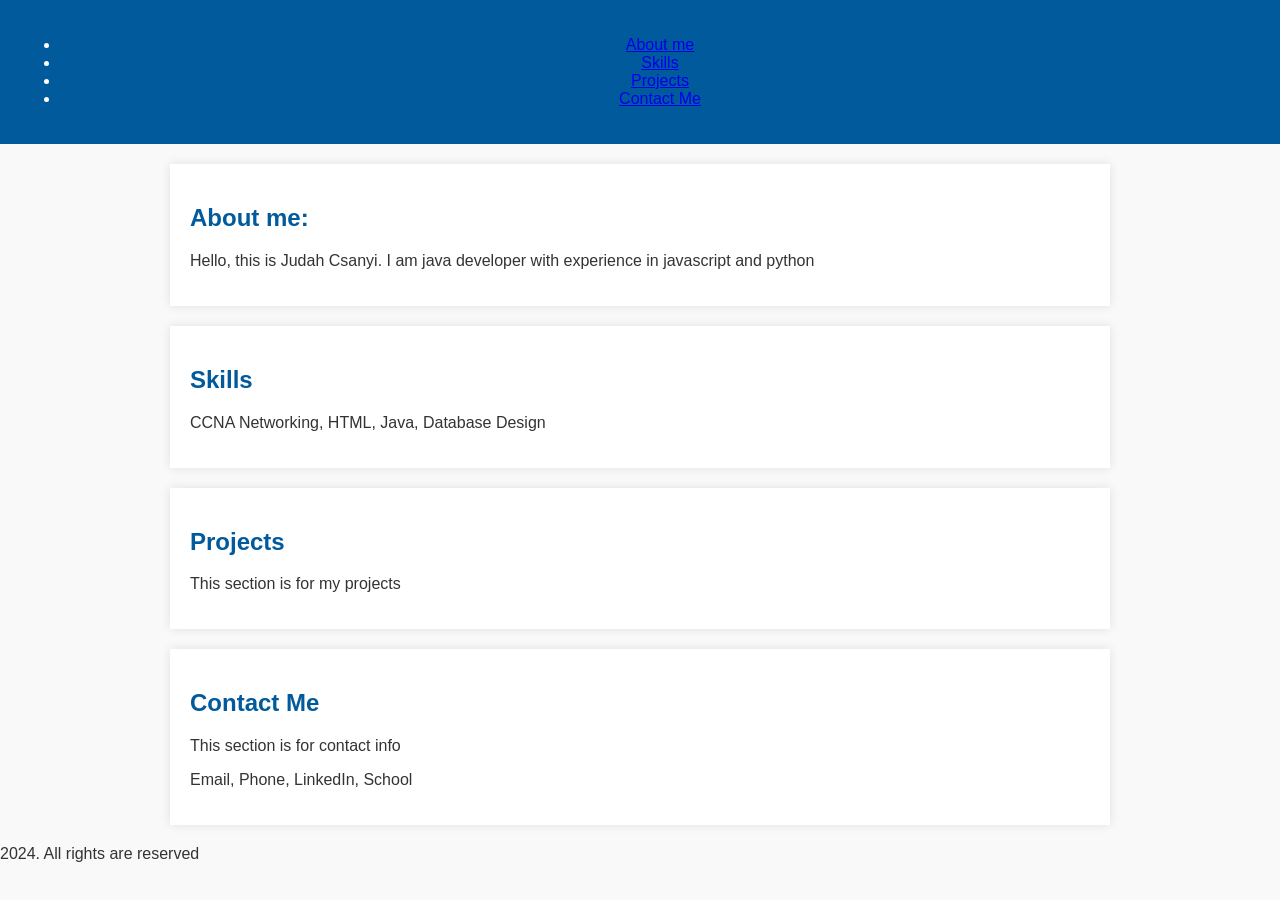
<file: Index.html>
<!DOCTYPE html>
<html lang="en">
<head>
    <title>Portfolio - Judah Csanyi</title>
    <meta charset="UTF-8">
    <meta name="viewport" content="width=device-width, initial-scale=1.0">
    <link rel="stylesheet" href="style.css">
</head>
<body>
    <main>
        <header>
            <ul class="pseudo-classes">
                <li><a href="#aboutMe">About me</a></li>
                <li><a href="#skills">Skills</a></li>
                <li><a href="#projects">Projects</a></li>
                <li><a href="#contactMe">Contact Me</a></li>
            </ul>
        </header>


        <section id="aboutMe">
            <h2>About me:</h2>
            <p>Hello, this is Judah Csanyi. I am  java developer with experience in javascript and python</p>
        
        </section>
        

        <section id="skills">
            <h2>Skills</h2>
            <p>CCNA Networking, HTML, Java, Database Design</p>
        </section>


        <section id="projects">
            <h2>Projects</h2>
            <p>This section is for my projects</p>
        </section>


        <section id="contactMe">
            <h2>Contact Me</h2>
            <p>This section is for contact info</p>
            <p>Email, Phone, LinkedIn, School</p>
        </section>

        <footer>
            <p>2024. All rights are reserved</p>
        </footer>
    </main>
</body>
</html>
</file>
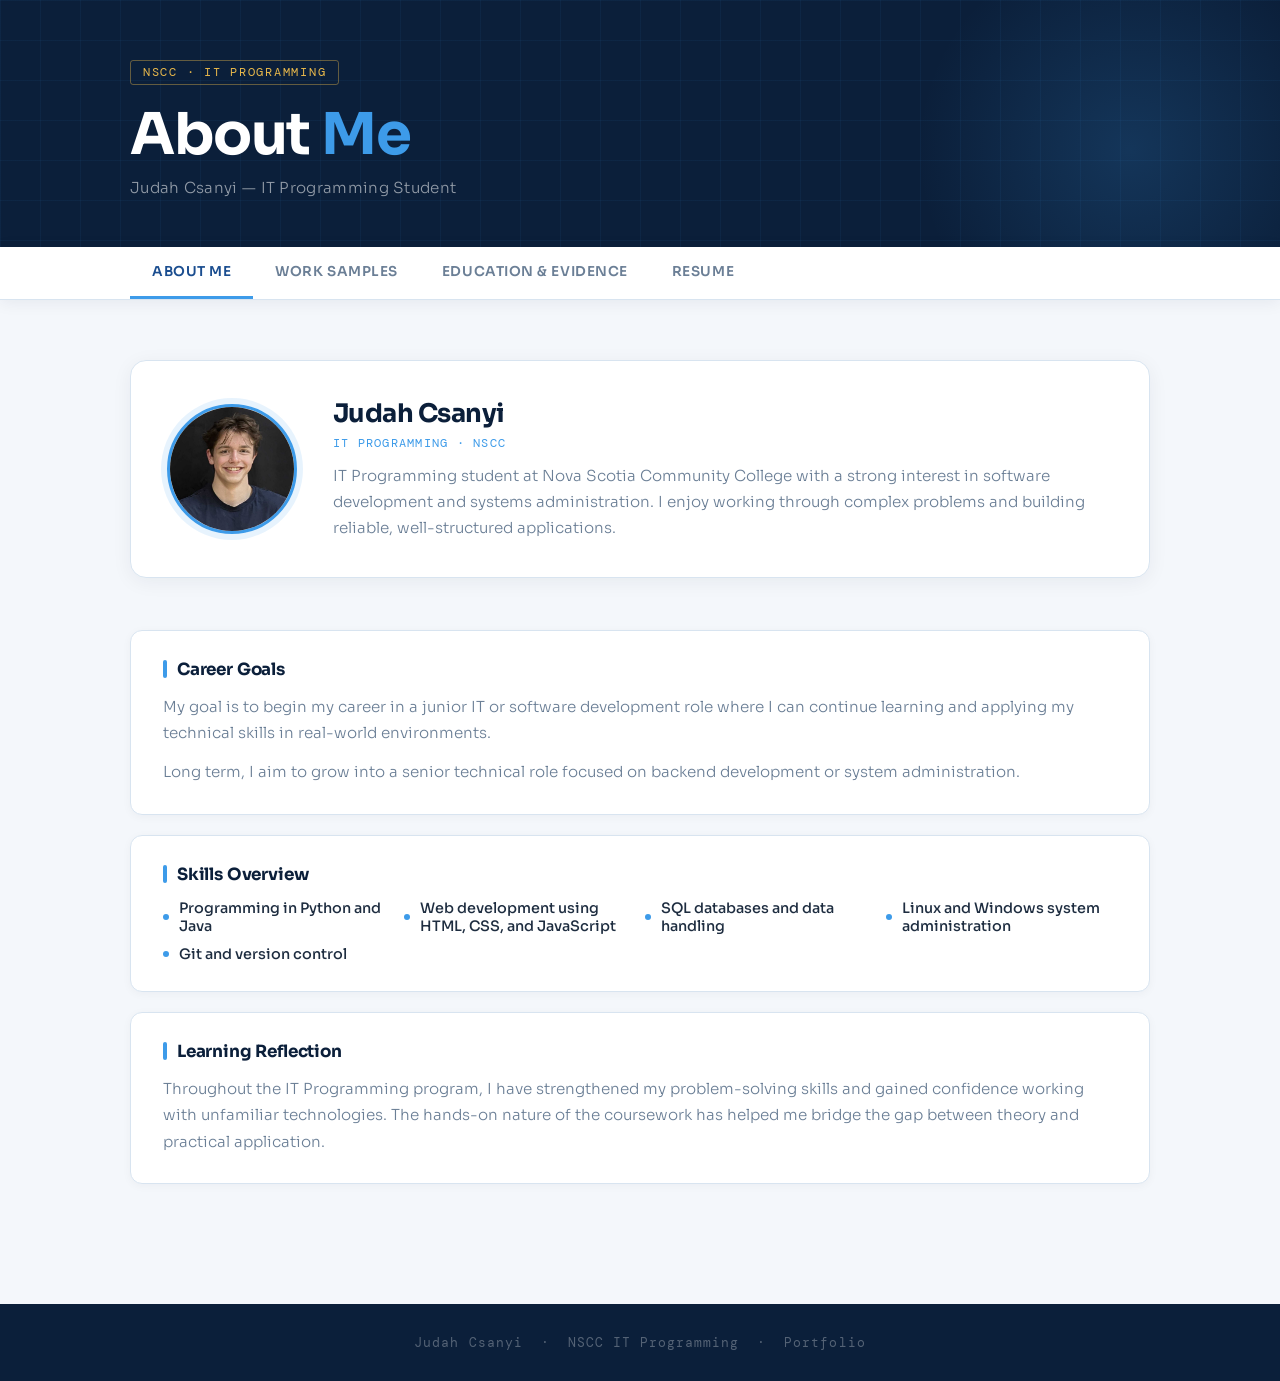
<file: index.html>
<!DOCTYPE html>
<html lang="en">
<head>
  <meta charset="UTF-8" />
  <title>About Me | Judah Csanyi</title>
  <link rel="stylesheet" href="Styles/shared.css" />
  <link rel="stylesheet" href="Styles/index.css" />
</head>
<body>

<header>
  <div class="header-grid"></div>
  <div class="header-glow"></div>
  <div class="header-inner">
    <div class="header-tag">NSCC · IT Programming</div>
    <h1>About <span>Me</span></h1>
    <p>Judah Csanyi — IT Programming Student</p>
  </div>
</header>

<nav>
  <div class="nav-inner">
    <a href="index.html" class="active">About Me</a>
    <a href="Pages/samples.html">Work Samples</a>
    <a href="Pages/education.html">Education &amp; Evidence</a>
    <a href="Pages/resume.html">Resume</a>
  </div>
</nav>

<main>

  <div class="about-header anim">
    <img src="Images/JudahProfilePicture.jpg" alt="Judah Csanyi" class="profile-pic" />
    <div>
      <div class="name">Judah Csanyi</div>
      <div class="role">IT Programming · NSCC</div>
      <p class="bio">
        IT Programming student at Nova Scotia Community College with a strong
        interest in software development and systems administration. I enjoy working
        through complex problems and building reliable, well-structured applications.
      </p>
    </div>
  </div>

  <div class="content-block anim-1">
    <h2>Career Goals</h2>
    <p>
      My goal is to begin my career in a junior IT or software development role where
      I can continue learning and applying my technical skills in real-world
      environments.
    </p>
    <p>
      Long term, I aim to grow into a senior technical role focused on backend
      development or system administration.
    </p>
  </div>

  <div class="content-block anim-2">
    <h2>Skills Overview</h2>
    <ul class="skills-list">
      <li>Programming in Python and Java</li>
      <li>Web development using HTML, CSS, and JavaScript</li>
      <li>SQL databases and data handling</li>
      <li>Linux and Windows system administration</li>
      <li>Git and version control</li>
    </ul>
  </div>

  <div class="content-block anim-3">
    <h2>Learning Reflection</h2>
    <p>
      Throughout the IT Programming program, I have strengthened my problem-solving
      skills and gained confidence working with unfamiliar technologies. The hands-on
      nature of the coursework has helped me bridge the gap between theory and
      practical application.
    </p>
  </div>

</main>

<footer>
  Judah Csanyi &nbsp;·&nbsp; NSCC IT Programming &nbsp;·&nbsp; Portfolio
</footer>

</body>
</html>
</file>
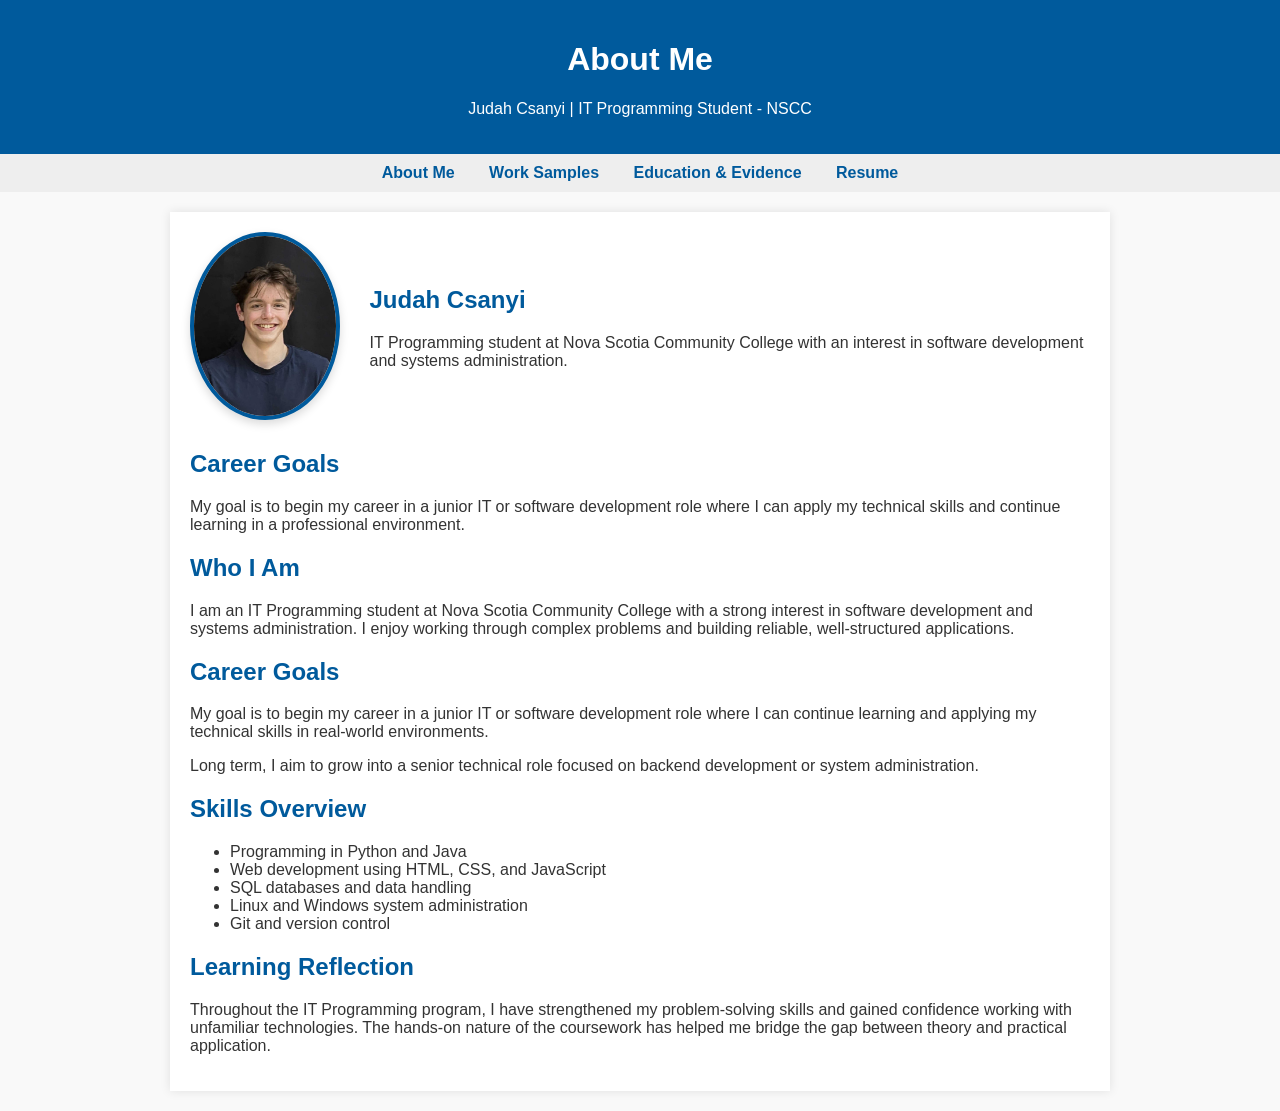
<file: about.html>
<!DOCTYPE html>
<html lang="en">
<head>
  <meta charset="UTF-8">
  <title>About Me | Judah Csanyi</title>
  <link rel="stylesheet" href="style.css">
</head>
<body>

<header>
  <h1>About Me</h1>
  <p>Judah Csanyi | IT Programming Student - NSCC</p>
</header>

<nav>
  <a href="about.html">About Me</a>
  <a href="samples.html">Work Samples</a>
  <a href="education.html">Education & Evidence</a>
  <a href="resume.html">Resume</a>
</nav>

<main> 
  <section>

    <div class="about-header">
        <img
        src="Images/JudahProfilePicture.jpg"
        alt="Professional headshot placeholder"
        class="profile-pic"
        >

        <div>
        <h2>Judah Csanyi</h2>
        <p>
            IT Programming student at Nova Scotia Community College with an interest
            in software development and systems administration.
        </p>
        </div>
    </div>

    <h2>Career Goals</h2>
    <p>
        My goal is to begin my career in a junior IT or software development role
        where I can apply my technical skills and continue learning in a professional
        environment.
    </p>

    <h2>Who I Am</h2>
    <p>
      I am an IT Programming student at Nova Scotia Community College with a strong
      interest in software development and systems administration. I enjoy working
      through complex problems and building reliable, well-structured applications.
    </p>

    <h2>Career Goals</h2>
    <p>
      My goal is to begin my career in a junior IT or software development role where
      I can continue learning and applying my technical skills in real-world
      environments.
    </p>
    <p>
      Long term, I aim to grow into a senior technical role focused on backend
      development or system administration.
    </p>

    <h2>Skills Overview</h2>
    <ul>
      <li>Programming in Python and Java</li>
      <li>Web development using HTML, CSS, and JavaScript</li>
      <li>SQL databases and data handling</li>
      <li>Linux and Windows system administration</li>
      <li>Git and version control</li>
    </ul>

    <h2>Learning Reflection</h2>
    <p>
      Throughout the IT Programming program, I have strengthened my problem-solving
      skills and gained confidence working with unfamiliar technologies. The hands-on
      nature of the coursework has helped me bridge the gap between theory and
      practical application.
    </p>

  </section>
</main>

</body>
</html>
</file>
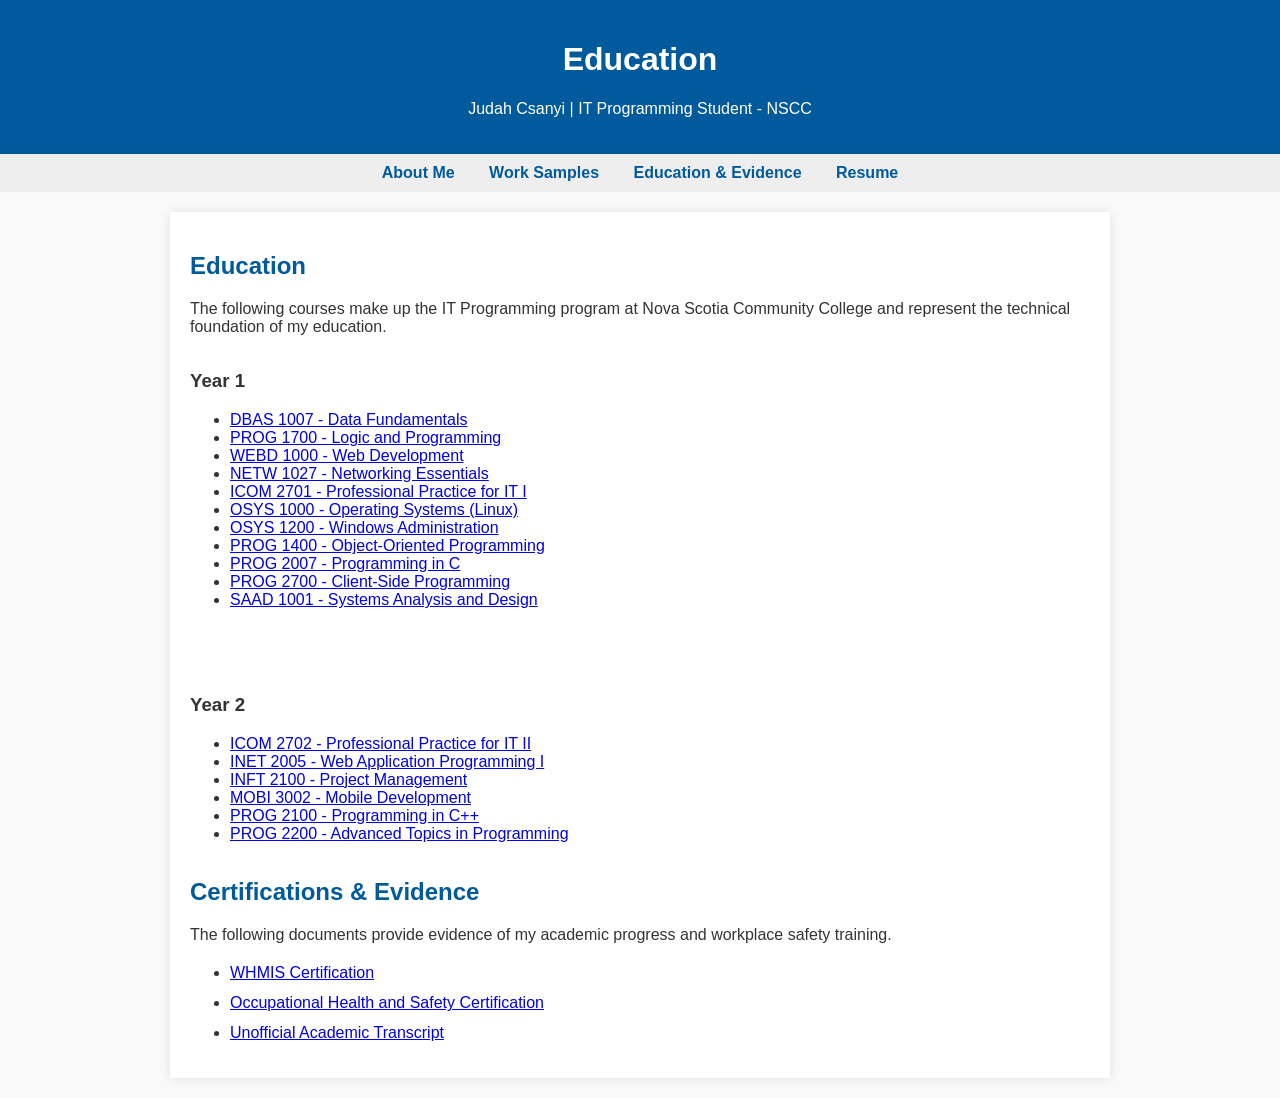
<file: education.html>
<!DOCTYPE html>
<!DOCTYPE html>
<html lang="en">
<head>
  <meta charset="UTF-8">
  <title>Education & Evidence | Judah Csanyi</title>
  <link rel="stylesheet" href="style.css">
</head>
<body>

<header>
  <h1>Education</h1>
  <p>Judah Csanyi | IT Programming Student - NSCC</p>
</header>

<nav>
  <a href="index.html">About Me</a>
  <a href="samples.html">Work Samples</a>
  <a href="education.html">Education & Evidence</a>
  <a href="resume.html">Resume</a>
</nav>

<main>
  <section>

    <!-- EDUCATION -->
    <h2>Education</h2>
    <p>
      The following courses make up the IT Programming program at Nova Scotia
      Community College and represent the technical foundation of my education.
    </p>

      <div class="course-grid">

    <div>
      <h3>Year 1</h3>
      <ul>
        <li><a href="Documents/Year 1/CO DBAS 1007 Data Fundamentals.pdf">DBAS 1007 - Data Fundamentals</a></li>
        <li><a href="Documents/Year 1/CO PROG 1700 Logic and Programming.pdf">PROG 1700 - Logic and Programming</a></li>
        <li><a href="Documents/Year 1/CO- WEBD1000.pdf">WEBD 1000 - Web Development</a></li>
        <li><a href="Documents/Year 1/Course Outline NETW1027.pdf">NETW 1027 - Networking Essentials</a></li>
        <li><a href="Documents/Year 1/ICOM Course outline.pdf">ICOM 2701 - Professional Practice for IT I</a></li>
        <li><a href="Documents/Year 1/OSYS 1000- Course Outline.pdf">OSYS 1000 - Operating Systems (Linux)</a></li>
        <li><a href="Documents/Year 1/OSYS_1200_Introduction to Windows Administration Outline.pdf">OSYS 1200 - Windows Administration</a></li>
        <li><a href="Documents/Year 1/PROG 1400 - Course Outline.pdf">PROG 1400 - Object-Oriented Programming</a></li>
        <li><a href="Documents/Year 1/PROG 2007 - Course Outline.pdf">PROG 2007 - Programming in C</a></li>
        <li><a href="Documents/Year 1/PROG 2700- Course Outline.pdf">PROG 2700 - Client-Side Programming</a></li>
        <li><a href="Documents/Year 1/SAAD 1001.pdf">SAAD 1001 - Systems Analysis and Design</a></li>
      </ul>
    </div>

    <div>
      <h3>Year 2</h3>
      <ul>
        <li><a href="Documents/Year 2/ICOM 2702 - Course Outline.pdf">ICOM 2702 - Professional Practice for IT II</a></li>
        <li><a href="Documents/Year 2/INET 2005 - Course Outline.pdf">INET 2005 - Web Application Programming I</a></li>
        <li><a href="Documents/Year 2/INFT 2100 - Course Outline.pdf">INFT 2100 - Project Management</a></li>
        <li><a href="Documents/Year 2/MOBI 3002 - Course Outline.html">MOBI 3002 - Mobile Development</a></li>
        <li><a href="Documents/Year 2/PROG 2100 - Course Outline.pdf">PROG 2100 - Programming in C++</a></li>
        <li><a href="Documents/Year 2/PROG 2200 - Course Outline.pdf">PROG 2200 - Advanced Topics in Programming</a></li>
      </ul>
    </div>

  </div>

    <!-- EVIDENCE -->
    <h2>Certifications & Evidence</h2>
    <p>
      The following documents provide evidence of my academic progress and
      workplace safety training.
    </p>

    <ul class="evidence-list">
      <li>
        <a href="Documents/WHMIS_Certificate_Internal.pdf">
          WHMIS Certification
        </a>
      </li>
      <li>
        <a href="Documents/OHS_Certificate_Internal.pdf">
          Occupational Health and Safety Certification
        </a>
      </li>
      <li>
        <a href="Documents/Judah_Csanyi_Unofficial_Transcript.pdf">
          Unofficial Academic Transcript
        </a>
      </li>
    </ul>

  </section>
</main>

</body>
</html>
</file>
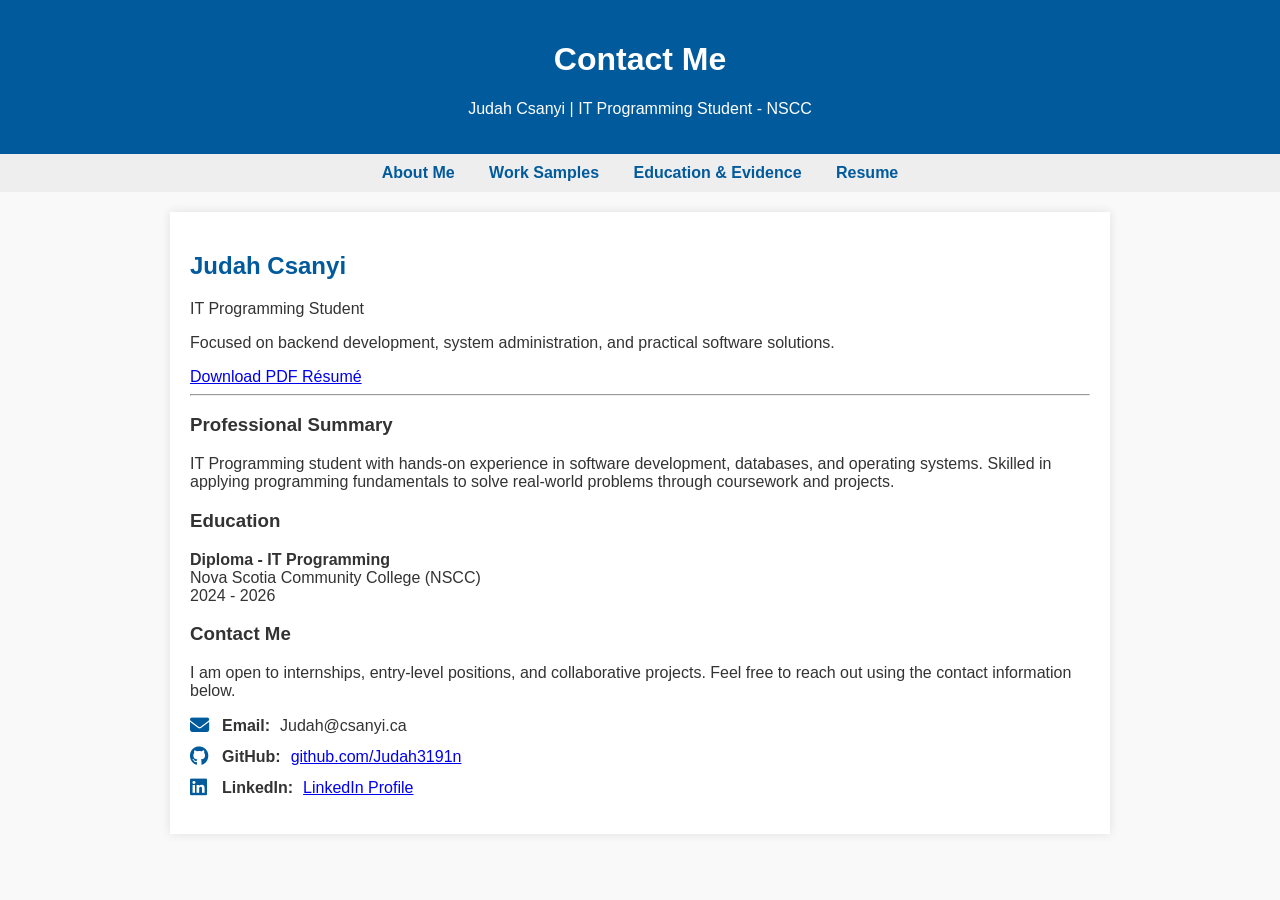
<file: resume.html>
<!DOCTYPE html>
<html lang="en">
<head>
  <meta charset="UTF-8">
  <title>Contact Me | Judah Csanyi</title>

  <link rel="stylesheet" href="style.css">

  <link
    rel="stylesheet"
    href="https://cdnjs.cloudflare.com/ajax/libs/font-awesome/6.5.1/css/all.min.css"
    integrity="sha512-DTOQO9RWCH3ppGqcWaEA1BIZOC6xxalwEsw9c2QQeAIftl+Vegovlnee1c9QX4TctnWMn13TZye+giMm8e2LwA=="
    crossorigin="anonymous"
    referrerpolicy="no-referrer"
  />
</head>

<body>

<header>
  <h1>Contact Me</h1>
  <p>Judah Csanyi | IT Programming Student - NSCC</p>
</header>

<nav>
  <a href="about.html">About Me</a>
  <a href="samples.html">Work Samples</a>
  <a href="education.html">Education & Evidence</a>
  <a href="resume.html">Resume</a>
</nav>


<main>
  <section class="resume-card">

    <div class="resume-header">
      <h2>Judah Csanyi</h2>
      <p>IT Programming Student</p>
      <p>
        Focused on backend development, system administration,
        and practical software solutions.
      </p>
    </div>

    <div class="resume-actions">
      <a class="btn" href="Documents/Csanyi_Judah_Resume_2025.pdf" target="_blank">
        Download PDF Résumé
      </a>
    </div>

    <hr>

    <div class="resume-section">
      <h3>Professional Summary</h3>
      <p>
        IT Programming student with hands-on experience in software development,
        databases, and operating systems. Skilled in applying programming
        fundamentals to solve real-world problems through coursework and projects.
      </p>
    </div>

    <div class="resume-section">
      <h3>Education</h3>
      <p>
        <strong>Diploma - IT Programming</strong><br>
        Nova Scotia Community College (NSCC)<br>
        2024 - 2026
      </p>
    </div>

    <div class="resume-section">
      <h3>Contact Me</h3>
      <p>
        I am open to internships, entry-level positions, and collaborative projects.
        Feel free to reach out using the contact information below.
      </p>

      <ul class="contact-list">
        <li>
          <i class="fa-solid fa-envelope"></i>
          <strong>Email:</strong>
          Judah@csanyi.ca
        </li>

        <li>
          <i class="fa-brands fa-github"></i>
          <strong>GitHub:</strong>
          <a href="https://github.com/Judah3191n" target="_blank">
            github.com/Judah3191n
          </a>
        </li>

        <li>
          <i class="fa-brands fa-linkedin"></i>
          <strong>LinkedIn:</strong>
          <a href="https://www.linkedin.com/in/judah-csanyi-a01406355" target="_blank">LinkedIn Profile</a>
        </li>
      </ul>
    </div>

  </section>
</main>
</body>
</html>
</file>
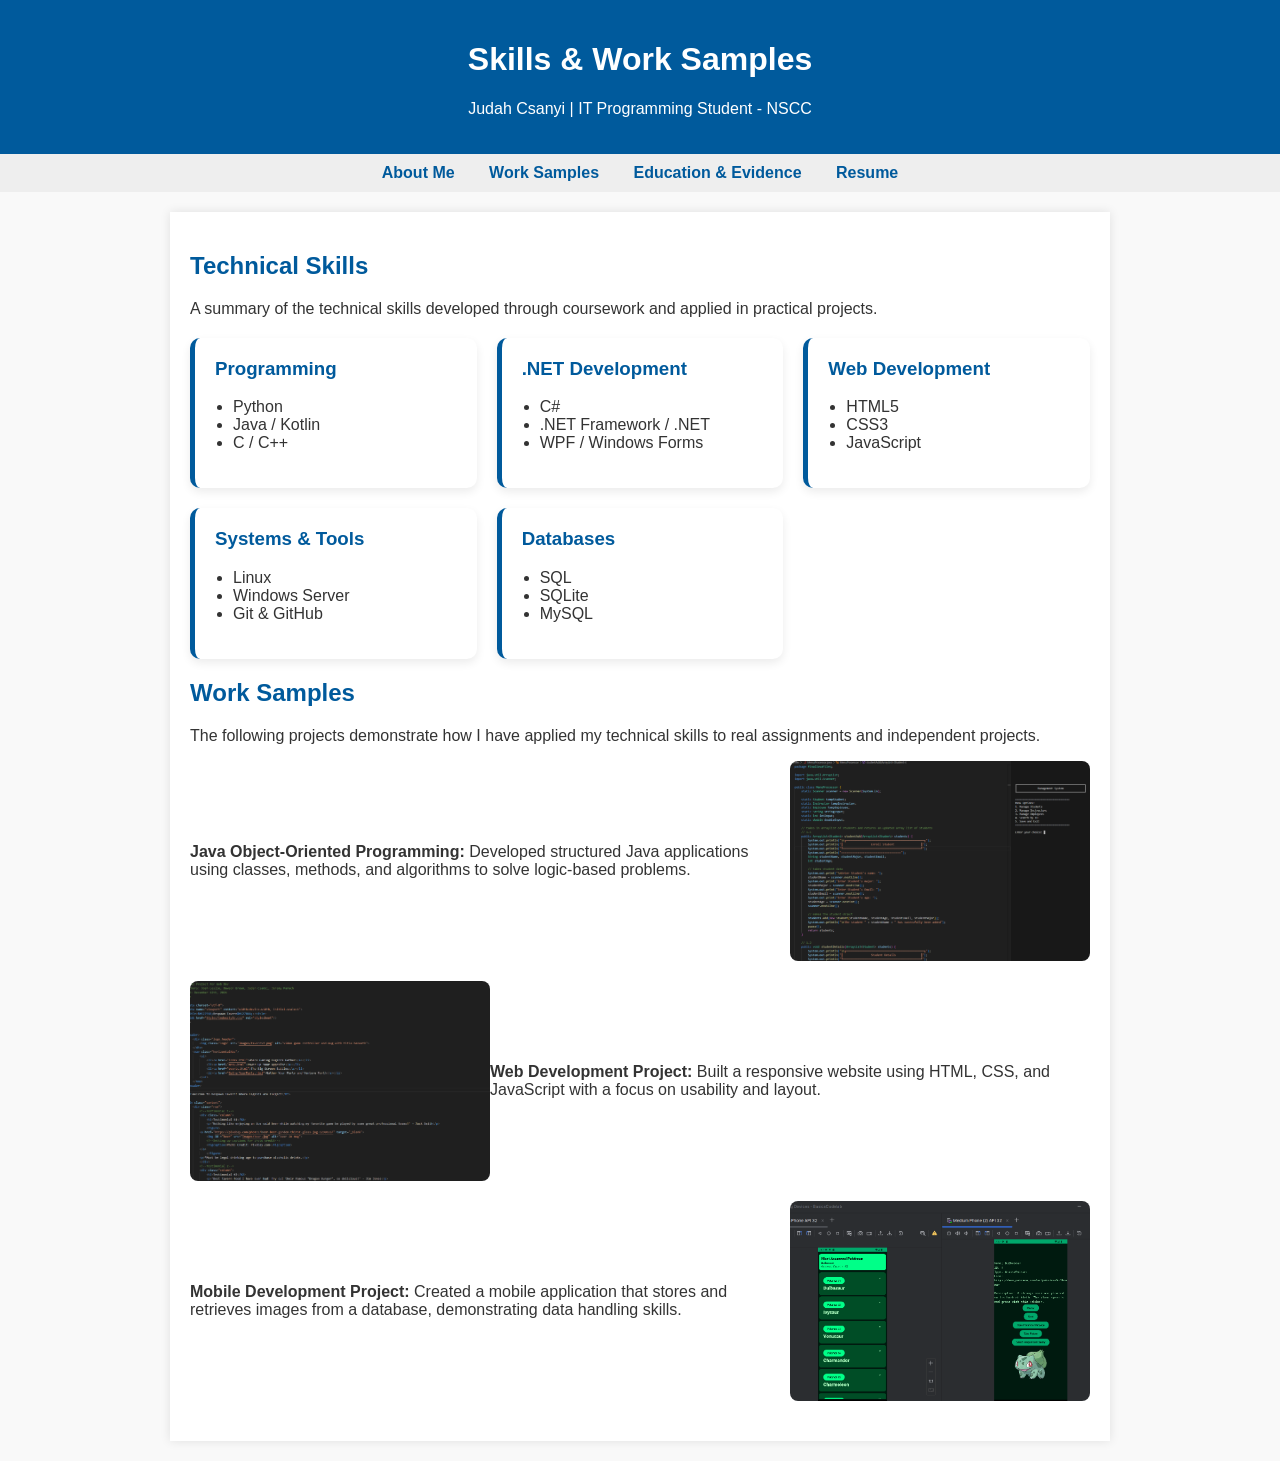
<file: samples.html>
<!DOCTYPE html>
<html lang="en">
<head>
  <meta charset="UTF-8">
  <title>Skills & Work Samples | Judah Csanyi</title>
  <link rel="stylesheet" href="style.css">
</head>
<body>

<header>
  <h1>Skills & Work Samples</h1>
  <p>Judah Csanyi | IT Programming Student - NSCC</p>
</header>

<nav>
  <a href="about.html">About Me</a>
  <a href="samples.html">Work Samples</a>
  <a href="education.html">Education & Evidence</a>
  <a href="resume.html">Resume</a>
</nav>

<main>
  <section>
    <!-- SKILLS -->
    <h2>Technical Skills</h2>
    <p>
      A summary of the technical skills developed through coursework and applied
      in practical projects.
    </p>

    <div class="skills-grid">
      <div class="skill-card">
        <h3>Programming</h3>
        <ul>
          <li>Python</li>
          <li>Java / Kotlin</li>
          <li>C / C++</li>
        </ul>
      </div>

      <div class="skill-card">
        <h3>.NET Development</h3>
        <ul>
          <li>C#</li>
          <li>.NET Framework / .NET</li>
          <li>WPF / Windows Forms</li>
        </ul>
      </div>

      <div class="skill-card">
        <h3>Web Development</h3>
        <ul>
          <li>HTML5</li>
          <li>CSS3</li>
          <li>JavaScript</li>
        </ul>
      </div>

      <div class="skill-card">
        <h3>Systems & Tools</h3>
        <ul>
          <li>Linux</li>
          <li>Windows Server</li>
          <li>Git & GitHub</li>
        </ul>
      </div>

      <div class="skill-card">
        <h3>Databases</h3>
        <ul>
          <li>SQL</li>
          <li>SQLite</li>
          <li>MySQL</li>
        </ul>
      </div>
    </div>


    <!-- SAMPLES -->
    <h2>Work Samples</h2>
    <p>
      The following projects demonstrate how I have applied my technical
      skills to real assignments and independent projects.
    </p>

    <div class="work-sample">
      <img src="Images/Java_Management_System.png" class="clickable" alt="Java project">
      <p>
        <strong>Java Object-Oriented Programming:</strong>
        Developed structured Java applications using classes, methods, and
        algorithms to solve logic-based problems.
      </p>
    </div>

    <div class="work-sample">
      <img src="Images/WebDev_Bar_Website.png" class="clickable" alt="Web project">
      <p>
        <strong>Web Development Project:</strong>
        Built a responsive website using HTML, CSS, and JavaScript with a focus
        on usability and layout.
      </p>
    </div>

    <div class="work-sample">
      <img src="Images/pokemon.png" class="clickable" alt="Mobile project">
      <p>
        <strong>Mobile Development Project:</strong>
        Created a mobile application that stores and retrieves images from a
        database, demonstrating data handling skills.
      </p>
    </div>

  </section>
</main>

<script>
  document.querySelectorAll('.clickable').forEach(img => {
    img.addEventListener('click', () => {
      img.classList.toggle('expanded');
    });
  });
</script>

</body>
</html>
</file>
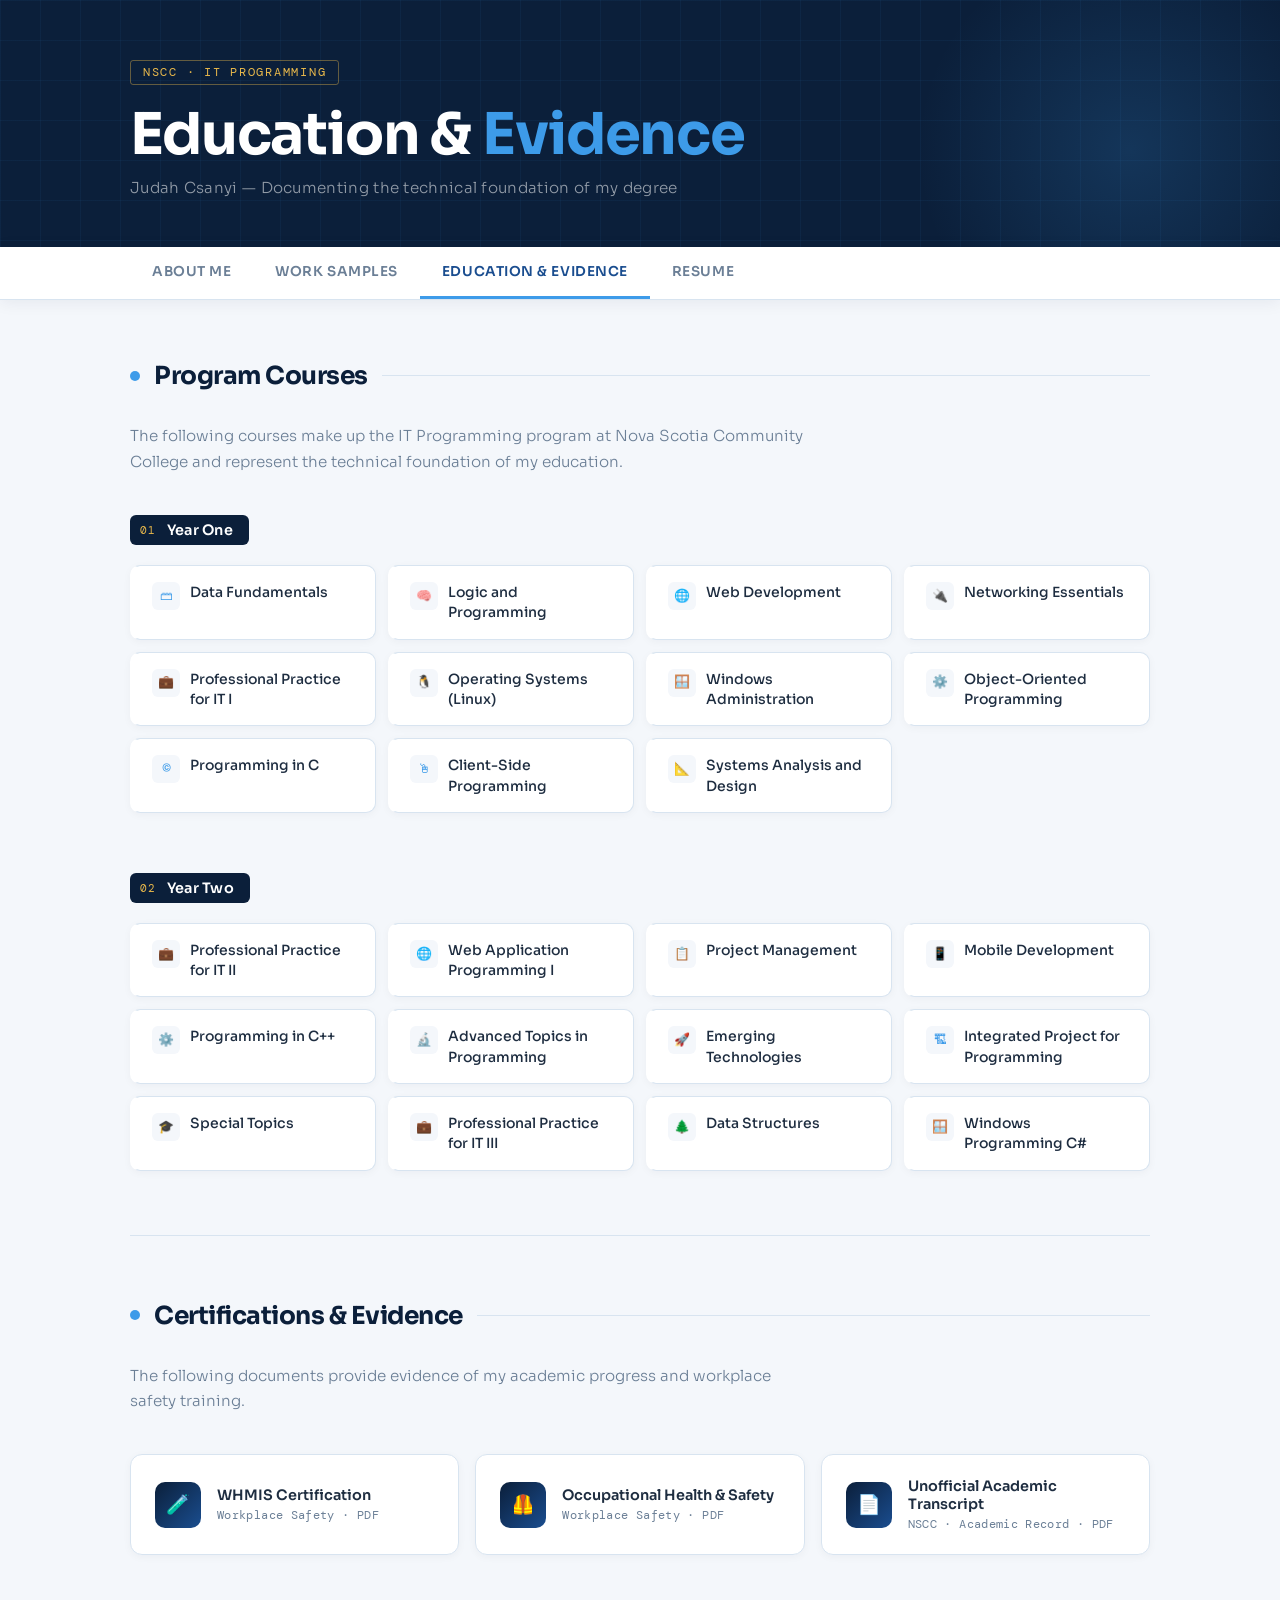
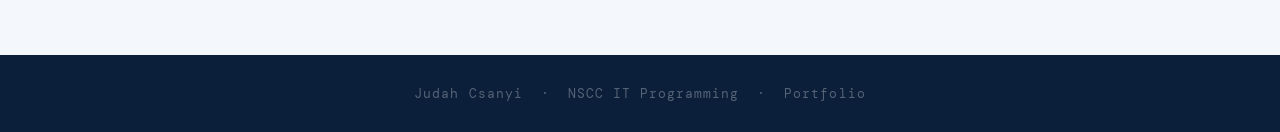
<file: Pages/education.html>
<!doctype html>
<html lang="en">
  <head>
    <meta charset="UTF-8" />
    <title>Education & Evidence | Judah Csanyi</title>
    <link rel="stylesheet" href="../Styles/shared.css" />
    <link rel="stylesheet" href="../Styles/education.css" />
  </head>
  </head>
  <body>

    <header>
      <div class="header-grid"></div>
      <div class="header-glow"></div>
      <div class="header-inner">
        <div class="header-tag">NSCC · IT Programming</div>
        <h1>Education &amp; <span>Evidence</span></h1>
        <p>Judah Csanyi — Documenting the technical foundation of my degree</p>
      </div>
    </header>

    <nav>
      <div class="nav-inner">
        <a href="../index.html">About Me</a>
        <a href="samples.html">Work Samples</a>
        <a href="education.html" class="active">Education &amp; Evidence</a>
        <a href="resume.html">Resume</a>
      </div>
    </nav>

    <main>

      <!-- ── COURSES ── -->
      <div class="section-label">
        <div class="dot"></div>
        <h2>Program Courses</h2>
      </div>
      <p class="section-intro">
        The following courses make up the IT Programming program at Nova Scotia Community College and represent the technical foundation of my education.
      </p>

      <div class="year-block">
        <div class="year-heading">
          <span class="year-num">01</span>
          <h3>Year One</h3>
        </div>
        <div class="course-list">

          <a class="course-card" href="../Documents/Year 1/CO DBAS 1007 Data Fundamentals.pdf" target="_blank">
            <span class="course-icon">🗃</span>
            <span>Data Fundamentals</span>
            <span class="card-arrow">→</span>
          </a>

          <a class="course-card" href="../Documents/Year 1/CO PROG 1700 Logic and Programming.pdf" target="_blank">
            <span class="course-icon">🧠</span>
            <span>Logic and Programming</span>
            <span class="card-arrow">→</span>
          </a>

          <a class="course-card" href="../Documents/Year 1/CO- WEBD1000.pdf" target="_blank">
            <span class="course-icon">🌐</span>
            <span>Web Development</span>
            <span class="card-arrow">→</span>
          </a>

          <a class="course-card" href="../Documents/Year 1/Course Outline NETW1027.pdf" target="_blank">
            <span class="course-icon">🔌</span>
            <span>Networking Essentials</span>
            <span class="card-arrow">→</span>
          </a>

          <a class="course-card" href="../Documents/Year 1/ICOM Course outline.pdf" target="_blank">
            <span class="course-icon">💼</span>
            <span>Professional Practice for IT I</span>
            <span class="card-arrow">→</span>
          </a>

          <a class="course-card" href="../Documents/Year 1/OSYS 1000- Course Outline.pdf" target="_blank">
            <span class="course-icon">🐧</span>
            <span>Operating Systems (Linux)</span>
            <span class="card-arrow">→</span>
          </a>

          <a class="course-card" href="../Documents/Year 1/OSYS_1200_Introduction to Windows Administration Outline.pdf" target="_blank">
            <span class="course-icon">🪟</span>
            <span>Windows Administration</span>
            <span class="card-arrow">→</span>
          </a>

          <a class="course-card" href="../Documents/Year 1/PROG 1400 - Course Outline.pdf" target="_blank">
            <span class="course-icon">⚙️</span>
            <span>Object-Oriented Programming</span>
            <span class="card-arrow">→</span>
          </a>

          <a class="course-card" href="../Documents/Year 1/PROG 2007 - Course Outline.pdf" target="_blank">
            <span class="course-icon">©</span>
            <span>Programming in C</span>
            <span class="card-arrow">→</span>
          </a>

          <a class="course-card" href="../Documents/Year 1/PROG 2700- Course Outline.pdf" target="_blank">
            <span class="course-icon">🖱</span>
            <span>Client-Side Programming</span>
            <span class="card-arrow">→</span>
          </a>

          <a class="course-card" href="../Documents/Year 1/SAAD 1001.pdf" target="_blank">
            <span class="course-icon">📐</span>
            <span>Systems Analysis and Design</span>
            <span class="card-arrow">→</span>
          </a>

        </div>
      </div>

      <div class="year-block">
        <div class="year-heading">
          <span class="year-num">02</span>
          <h3>Year Two</h3>
        </div>
        <div class="course-list">

          <a class="course-card" href="../Documents/Year 2/ICOM 2702 - Course Outline.pdf" target="_blank">
            <span class="course-icon">💼</span>
            <span>Professional Practice for IT II</span>
            <span class="card-arrow">→</span>
          </a>

          <a class="course-card" href="../Documents/Year 2/INET 2005 - Course Outline.pdf" target="_blank">
            <span class="course-icon">🌐</span>
            <span>Web Application Programming I</span>
            <span class="card-arrow">→</span>
          </a>

          <a class="course-card" href="../Documents/Year 2/INFT 2100 - Course Outline.pdf" target="_blank">
            <span class="course-icon">📋</span>
            <span>Project Management</span>
            <span class="card-arrow">→</span>
          </a>

          <a class="course-card" href="../Documents/Year 2/MOBI 3002 - Course Outline.html" target="_blank">
            <span class="course-icon">📱</span>
            <span>Mobile Development</span>
            <span class="card-arrow">→</span>
          </a>

          <a class="course-card" href="../Documents/Year 2/PROG 2100 - Course Outline.pdf" target="_blank">
            <span class="course-icon">⚙️</span>
            <span>Programming in C++</span>
            <span class="card-arrow">→</span>
          </a>

          <a class="course-card" href="../Documents/Year 2/PROG 2200 - Course Outline.pdf" target="_blank">
            <span class="course-icon">🔬</span>
            <span>Advanced Topics in Programming</span>
            <span class="card-arrow">→</span>
          </a>

          <a class="course-card" href="../Documents/Year 2/INFT 3075 - Course Outline.pdf" target="_blank">
            <span class="course-icon">🚀</span>
            <span>Emerging Technologies</span>
            <span class="card-arrow">→</span>
          </a>

          <a class="course-card" href="../Documents/Year 2/PROG 3300 - Course Outline.pdf" target="_blank">
            <span class="course-icon">🏗</span>
            <span>Integrated Project for Programming</span>
            <span class="card-arrow">→</span>
          </a>

          <a class="course-card" href="../Documents/Year 2/INFT 4000 - Course Outline.pdf" target="_blank">
            <span class="course-icon">🎓</span>
            <span>Special Topics</span>
            <span class="card-arrow">→</span>
          </a>

          <a class="course-card" href="../Documents/Year 2/ICOM 2703 - Course Outline.pdf" target="_blank">
            <span class="course-icon">💼</span>
            <span>Professional Practice for IT III</span>
            <span class="card-arrow">→</span>
          </a>

          <a class="course-card" href="../Documents/Year 2/PROG 2400 - Course Outline.pdf" target="_blank">
            <span class="course-icon">🌲</span>
            <span>Data Structures</span>
            <span class="card-arrow">→</span>
          </a>

          <a class="course-card" href="../Documents/Year 2/PROG 2500 - Course Outline.pdf" target="_blank">
            <span class="course-icon">🪟</span>
            <span>Windows Programming C#</span>
            <span class="card-arrow">→</span>
          </a>

        </div>
      </div>

      <div class="section-gap"></div>

      <!-- ── EVIDENCE ── -->
      <div class="section-label">
        <div class="dot"></div>
        <h2>Certifications &amp; Evidence</h2>
      </div>
      <p class="section-intro">
        The following documents provide evidence of my academic progress and workplace safety training.
      </p>

      <div class="evidence-grid">

        <a class="evidence-card" href="../Documents/WHMIS_Certificate_Internal.pdf" target="_blank">
          <div class="evidence-icon">🧪</div>
          <div>
            <div>WHMIS Certification</div>
            <div class="ev-meta">Workplace Safety · PDF</div>
          </div>
        </a>

        <a class="evidence-card" href="../Documents/OHS_Certificate_Internal.pdf" target="_blank">
          <div class="evidence-icon">🦺</div>
          <div>
            <div>Occupational Health &amp; Safety</div>
            <div class="ev-meta">Workplace Safety · PDF</div>
          </div>
        </a>

        <a class="evidence-card" href="../Documents/Judah_Csanyi_Unofficial_Transcript.pdf" target="_blank">
          <div class="evidence-icon">📄</div>
          <div>
            <div>Unofficial Academic Transcript</div>
            <div class="ev-meta">NSCC · Academic Record · PDF</div>
          </div>
        </a>

      </div>

    </main>

    <footer>
      Judah Csanyi &nbsp;·&nbsp; NSCC IT Programming &nbsp;·&nbsp; Portfolio
    </footer>

  </body>
</html>
</file>
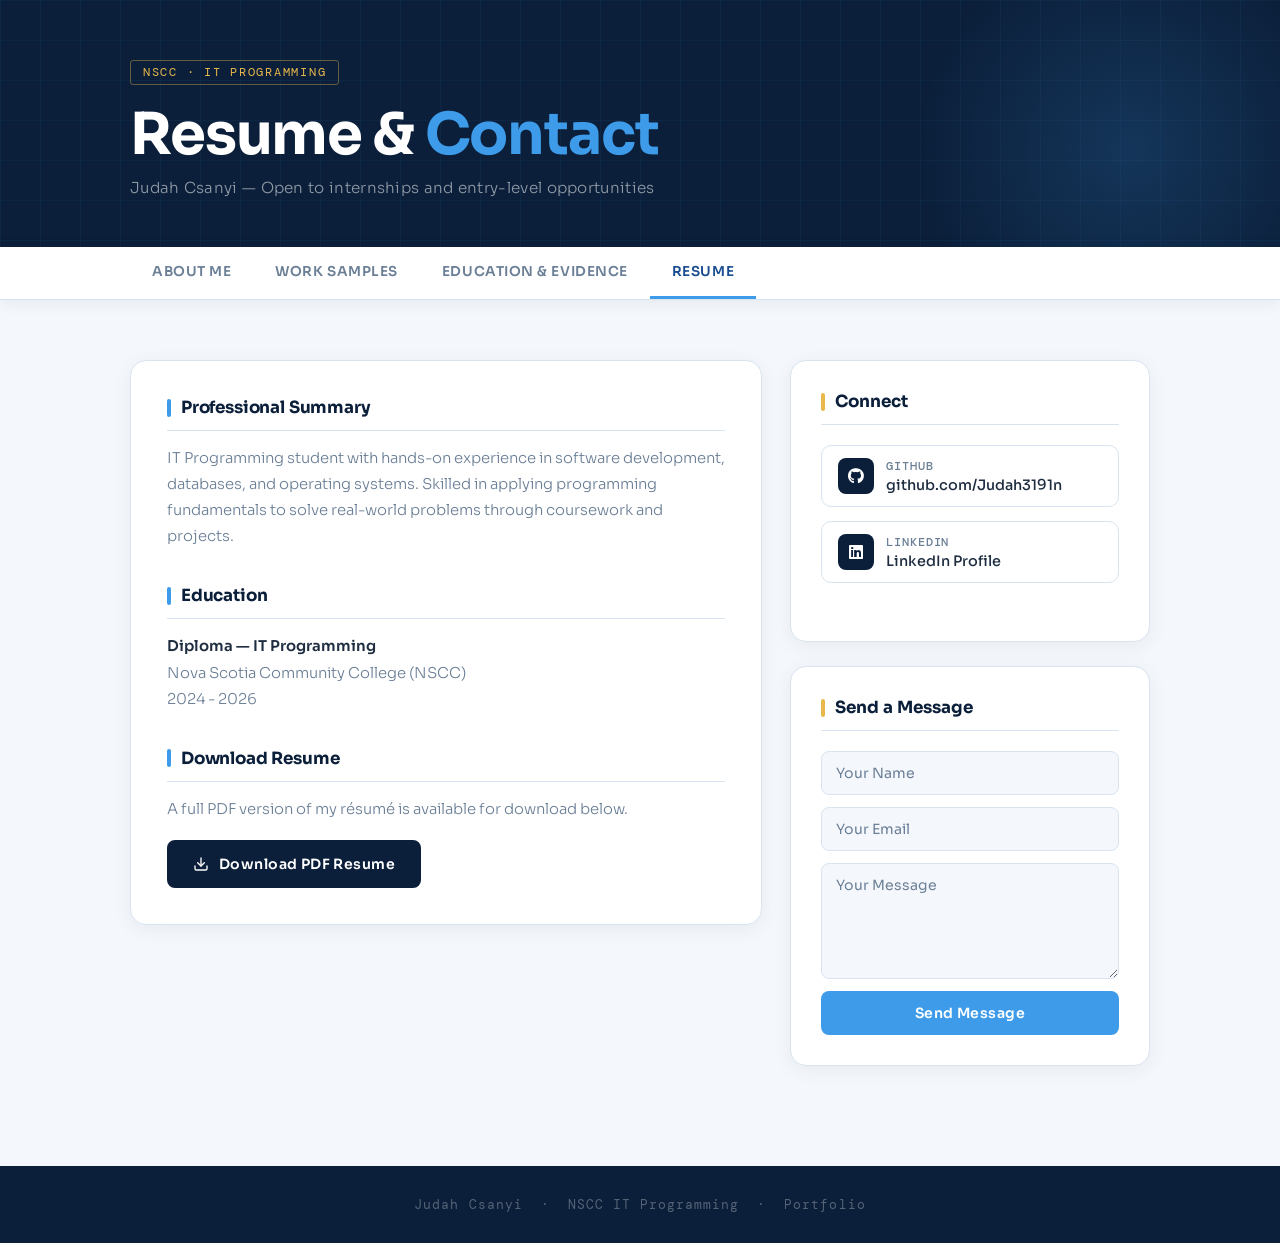
<file: Pages/resume.html>
<!DOCTYPE html>
<html lang="en">
<head>
  <meta charset="UTF-8" />
  <title>Resume &amp; Contact | Judah Csanyi</title>
  <link rel="stylesheet" href="../Styles/shared.css" />
  <link rel="stylesheet" href="../Styles/resume.css" />
  <link rel="stylesheet" href="https://cdnjs.cloudflare.com/ajax/libs/font-awesome/6.5.1/css/all.min.css"
    integrity="sha512-DTOQO9RWCH3ppGqcWaEA1BIZOC6xxalwEsw9c2QQeAIftl+Vegovlnee1c9QX4TctnWMn13TZye+giMm8e2LwA=="
    crossorigin="anonymous" referrerpolicy="no-referrer" />
</head>
<body>

<header>
  <div class="header-grid"></div>
  <div class="header-glow"></div>
  <div class="header-inner">
    <div class="header-tag">NSCC · IT Programming</div>
    <h1>Resume &amp; <span>Contact</span></h1>
    <p>Judah Csanyi — Open to internships and entry-level opportunities</p>
  </div>
</header>

<nav>
  <div class="nav-inner">
    <a href="../index.html">About Me</a>
    <a href="samples.html">Work Samples</a>
    <a href="education.html">Education &amp; Evidence</a>
    <a href="resume.html" class="active">Resume</a>
  </div>
</nav>

<main>
  <div class="resume-layout">

    <!-- ── LEFT: RESUME CONTENT ── -->
    <div>

      <div class="resume-card" style="margin-bottom: 24px;">
        <div class="resume-section">
          <h2>Professional Summary</h2>
          <p>
            IT Programming student with hands-on experience in software development,
            databases, and operating systems. Skilled in applying programming
            fundamentals to solve real-world problems through coursework and projects.
          </p>
        </div>

        <div class="resume-section">
          <h2>Education</h2>
          <p>
            <strong>Diploma — IT Programming</strong><br />
            Nova Scotia Community College (NSCC)<br />
            2024 - 2026
          </p>
        </div>

        <div class="resume-section">
          <h2>Download Resume</h2>
          <p style="margin-bottom: 18px;">
            A full PDF version of my résumé is available for download below.
          </p>
          <a class="btn-download" href="../Documents/Judah_Csanyi_IT_Resume.pdf" target="_blank">
            <svg viewBox="0 0 24 24"><path d="M21 15v4a2 2 0 0 1-2 2H5a2 2 0 0 1-2-2v-4"/><polyline points="7 10 12 15 17 10"/><line x1="12" y1="15" x2="12" y2="3"/></svg>
            Download PDF Resume
          </a>
        </div>
      </div>

    </div>

    <!-- ── RIGHT: CONTACT ── -->
    <div>

      <div class="sidebar-card" style="margin-bottom: 24px;">
        <h2>Connect</h2>
        <ul class="contact-links">
          <li>
            <a href="https://github.com/Judah3191n" target="_blank">
              <span class="link-icon"><i class="fa-brands fa-github"></i></span>
              <span class="link-meta">
                <span class="link-label">GitHub</span>
                github.com/Judah3191n
              </span>
            </a>
          </li>
          <li>
            <a href="https://www.linkedin.com/in/judah-csanyi-a01406355" target="_blank">
              <span class="link-icon"><i class="fa-brands fa-linkedin"></i></span>
              <span class="link-meta">
                <span class="link-label">LinkedIn</span>
                LinkedIn Profile
              </span>
            </a>
          </li>
        </ul>
      </div>

      <div class="sidebar-card">
        <h2>Send a Message</h2>
        <form action="https://formspree.io/f/mvzbjaqg" method="POST" class="contact-form">
          <input type="text"  name="name"    placeholder="Your Name"    required />
          <input type="email" name="email"   placeholder="Your Email"   required />
          <textarea           name="message" placeholder="Your Message" rows="5" required></textarea>
          <button type="submit">Send Message</button>
        </form>
      </div>

    </div>

  </div>
</main>

<footer>
  Judah Csanyi &nbsp;·&nbsp; NSCC IT Programming &nbsp;·&nbsp; Portfolio
</footer>

</body>
</html>
</file>
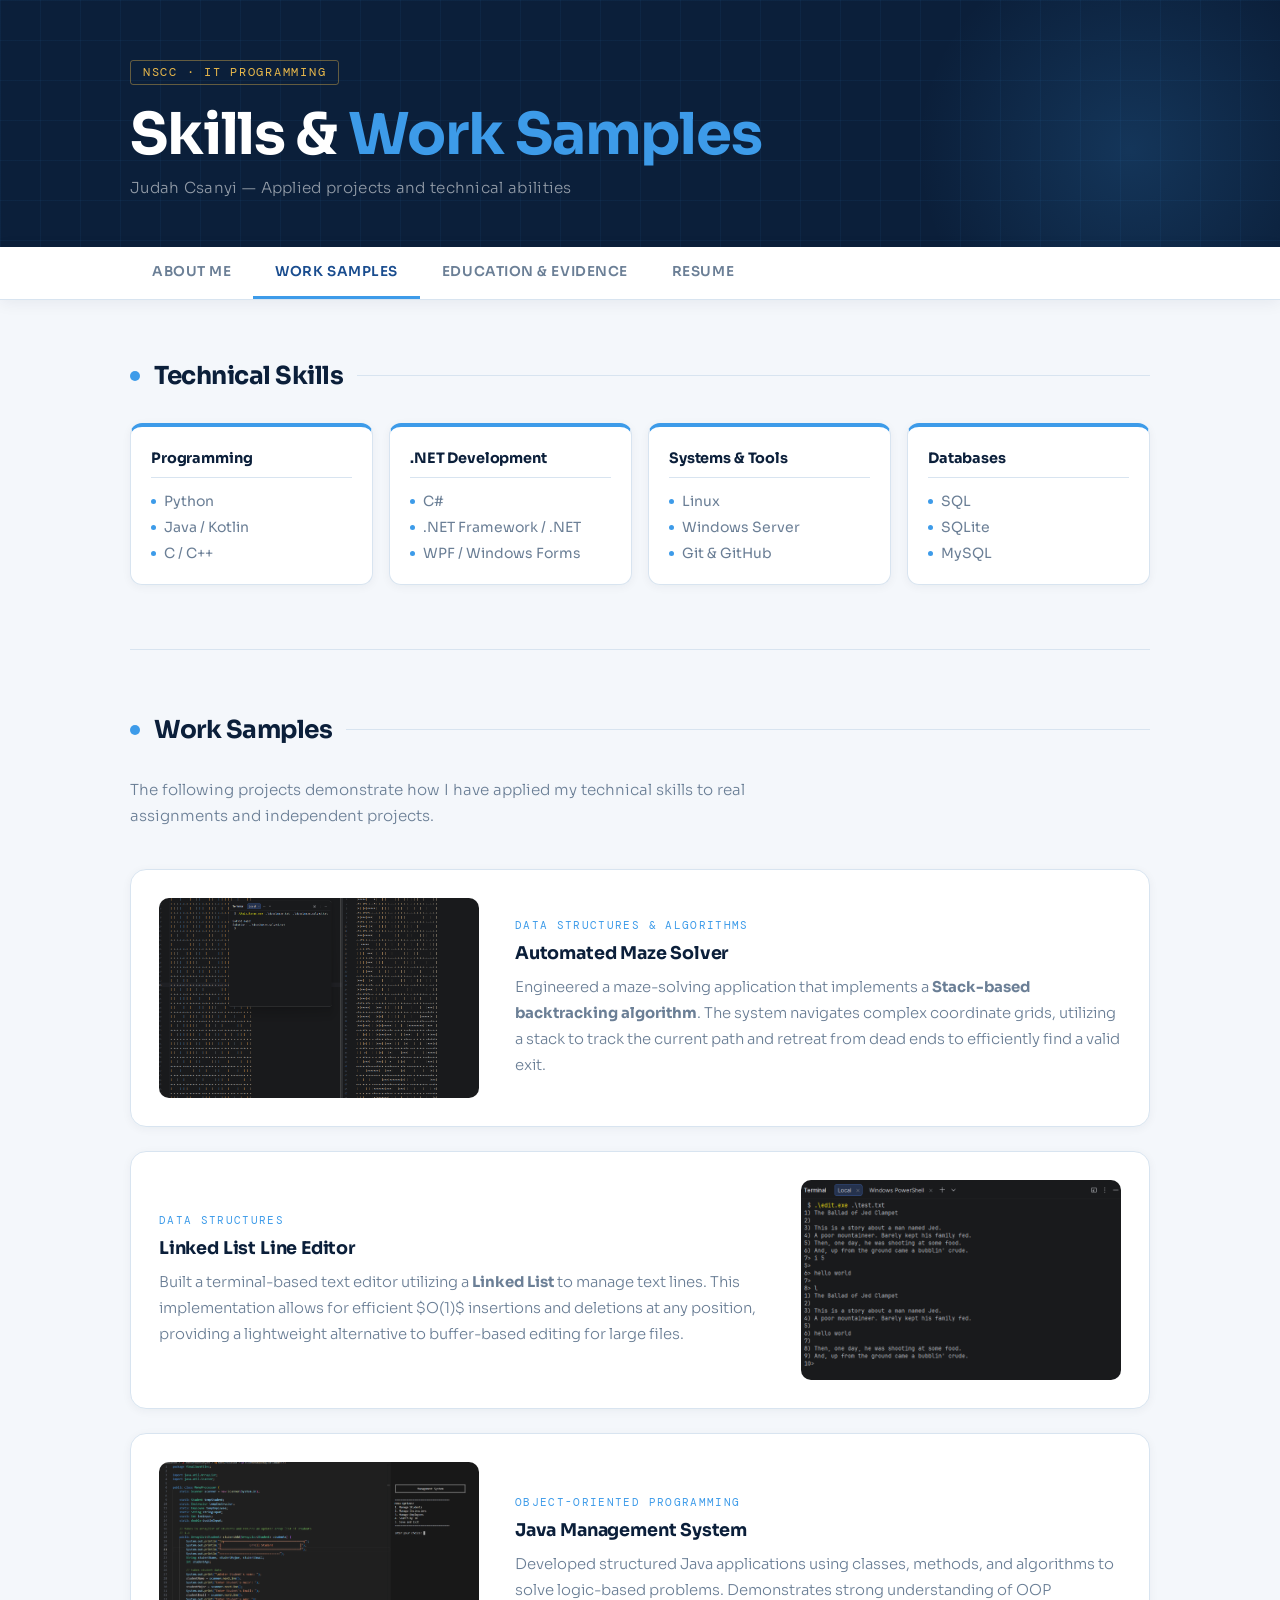
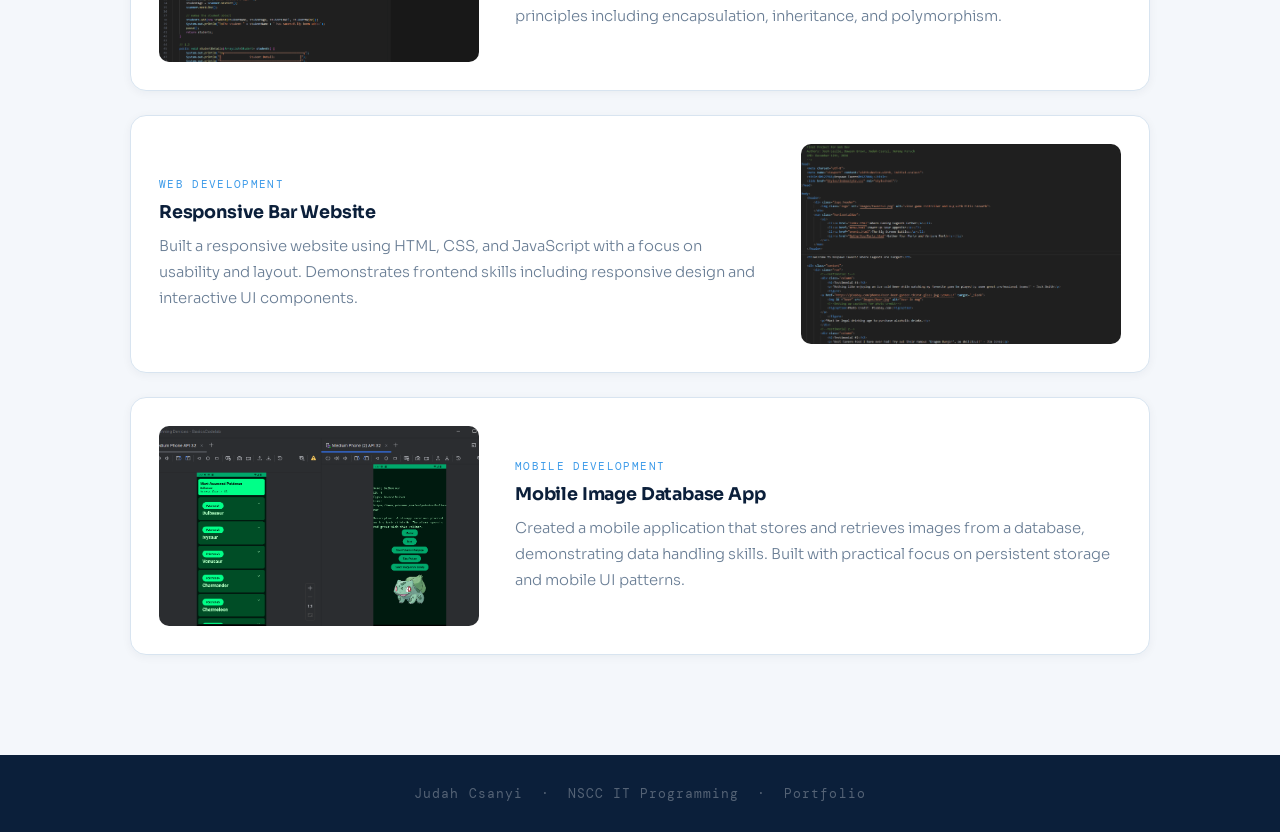
<file: Pages/samples.html>
<!DOCTYPE html>
<html lang="en">
<head>
  <meta charset="UTF-8" />
  <title>Skills &amp; Work Samples | Judah Csanyi</title>
  <link rel="stylesheet" href="../Styles/shared.css" />
  <link rel="stylesheet" href="../Styles/samples.css" />
</head>
<body>

<header>
  <div class="header-grid"></div>
  <div class="header-glow"></div>
  <div class="header-inner">
    <div class="header-tag">NSCC · IT Programming</div>
    <h1>Skills &amp; <span>Work Samples</span></h1>
    <p>Judah Csanyi — Applied projects and technical abilities</p>
  </div>
</header>

<nav>
  <div class="nav-inner">
    <a href="../index.html">About Me</a>
    <a href="samples.html" class="active">Work Samples</a>
    <a href="education.html">Education &amp; Evidence</a>
    <a href="resume.html">Resume</a>
  </div>
</nav>

<main>

  <!-- ── SKILLS ── -->
  <div class="section-label">
    <div class="dot"></div>
    <h2>Technical Skills</h2>
  </div>

  <div class="skills-grid">
    <div class="skill-card">
      <h3>Programming</h3>
      <ul>
        <li>Python</li>
        <li>Java / Kotlin</li>
        <li>C / C++</li>
      </ul>
    </div>
    <div class="skill-card">
      <h3>.NET Development</h3>
      <ul>
        <li>C#</li>
        <li>.NET Framework / .NET</li>
        <li>WPF / Windows Forms</li>
      </ul>
    </div>
    <div class="skill-card">
      <h3>Systems &amp; Tools</h3>
      <ul>
        <li>Linux</li>
        <li>Windows Server</li>
        <li>Git &amp; GitHub</li>
      </ul>
    </div>
    <div class="skill-card">
      <h3>Databases</h3>
      <ul>
        <li>SQL</li>
        <li>SQLite</li>
        <li>MySQL</li>
      </ul>
    </div>
  </div>

  <div class="section-gap"></div>

  <!-- ── WORK SAMPLES ── -->
  <div class="section-label">
    <div class="dot"></div>
    <h2>Work Samples</h2>
  </div>
  <p class="section-intro">
    The following projects demonstrate how I have applied my technical skills to real assignments and independent projects.
  </p>

  <div class="samples-list">

    <div class="work-sample">
      <div class="sample-img">
        <img src="../Images/Maze_Solver.png" class="clickable" alt="Maze Solver using Stack Backtracking" />
      </div>
      <div class="sample-text">
        <div class="sample-tag">Data Structures & Algorithms</div>
        <h3>Automated Maze Solver</h3>
        <p>
          Engineered a maze-solving application that implements a <strong>Stack-based 
          backtracking algorithm</strong>. The system navigates complex coordinate grids, 
          utilizing a stack to track the current path and retreat from dead ends to 
          efficiently find a valid exit.
        </p>
      </div>
    </div>

    <div class="work-sample">
      <div class="sample-img">
        <img src="../Images/Line_Editor.png" class="clickable" alt="Terminal Line Editor using Linked " />
      </div>
      <div class="sample-text">
        <div class="sample-tag">Data Structures</div>
        <h3>Linked List Line Editor</h3>
        <p>
          Built a terminal-based text editor utilizing a <strong>Linked List</strong> to manage 
          text lines. This implementation allows for efficient $O(1)$ insertions and deletions at any 
          position, providing a lightweight alternative to buffer-based editing for large files.
        </p>
      </div>
    </div>

    <div class="work-sample">
      <div class="sample-img">
        <img src="../Images/Java_Management_System.png" class="clickable" alt="Java Management System" />
      </div>
      <div class="sample-text">
        <div class="sample-tag">Object-Oriented Programming</div>
        <h3>Java Management System</h3>
        <p>
          Developed structured Java applications using classes, methods, and
          algorithms to solve logic-based problems. Demonstrates strong
          understanding of OOP principles including encapsulation, inheritance,
          and polymorphism.
        </p>
      </div>
    </div>

    <div class="work-sample">
      <div class="sample-img">
        <img src="../Images/WebDev_Bar_Website.png" class="clickable" alt="Web Development Project" />
      </div>
      <div class="sample-text">
        <div class="sample-tag">Web Development</div>
        <h3>Responsive Bar Website</h3>
        <p>
          Built a responsive website using HTML, CSS, and JavaScript with a focus
          on usability and layout. Demonstrates frontend skills including responsive
          design and interactive UI components.
        </p>
      </div>
    </div>

    <div class="work-sample">
      <div class="sample-img">
        <img src="../Images/pokemon.png" class="clickable" alt="Mobile Development Project" />
      </div>
      <div class="sample-text">
        <div class="sample-tag">Mobile Development</div>
        <h3>Mobile Image Database App</h3>
        <p>
          Created a mobile application that stores and retrieves images from a
          database, demonstrating data handling skills. Built with practical
          focus on persistent storage and mobile UI patterns.
        </p>
      </div>
    </div>

  </div>

</main>

<footer>
  Judah Csanyi &nbsp;·&nbsp; NSCC IT Programming &nbsp;·&nbsp; Portfolio
</footer>

<script src="../Scripts/samples.js"></script>

</body>
</html>
</file>
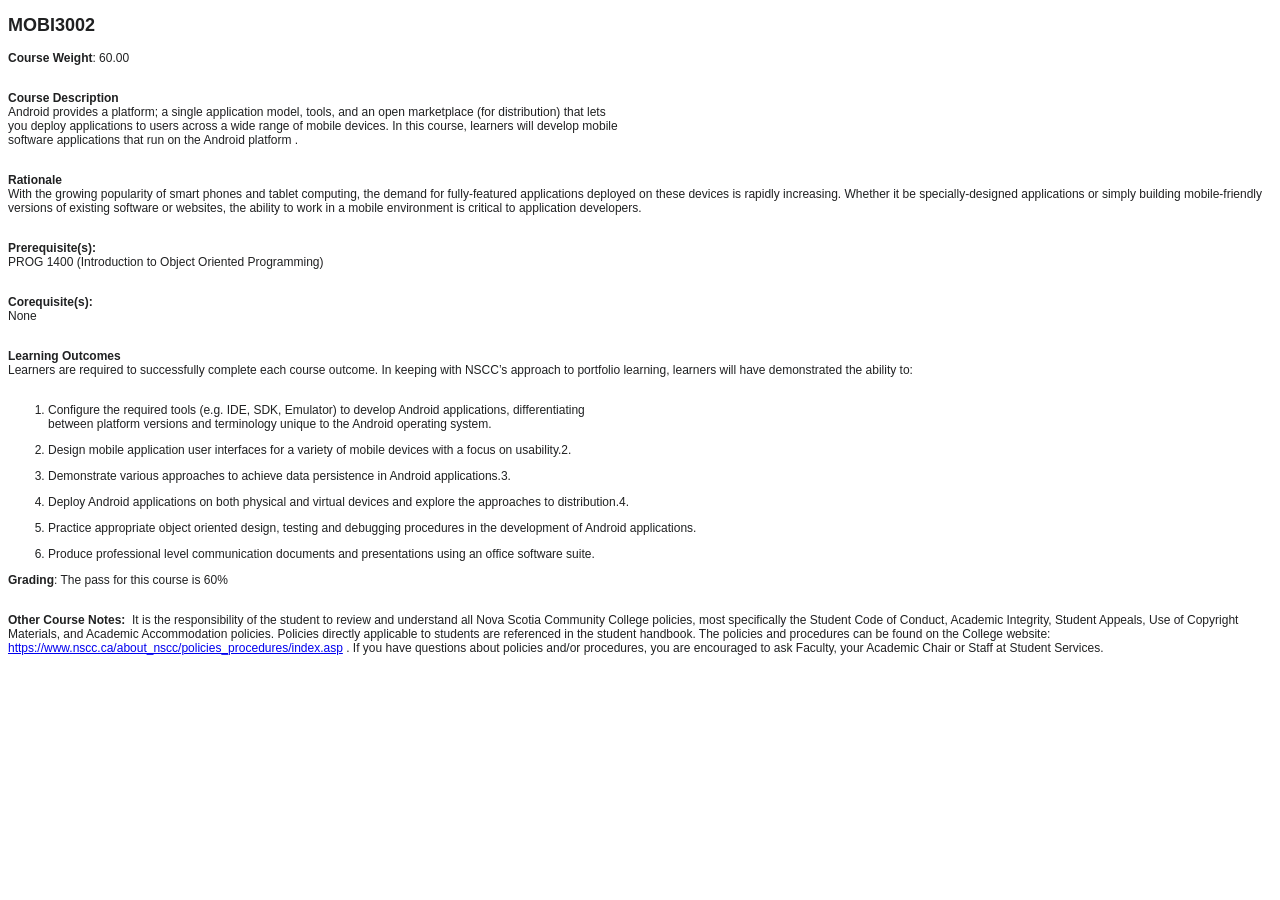
<file: Documents/Year 2/MOBI 3002 - Course Outline.html>
﻿<!DOCTYPE html>
<html><head><link rel="stylesheet" href="https://templates.lcs.brightspace.com/lib/assets/css/styles.min.css"></head><body style="color: rgb(32, 33, 34); font-family: verdana, sans-serif; font-size: 12px;"><p></p>
<h2>MOBI3002</h2>
<p><strong>Course Weight</strong>: 60.00<br>&nbsp;</p>
<p data-text-type="withSpacing"><strong>Course Description</strong><br>Android provides a platform; a single application model, tools, and an open marketplace (for distribution) that lets<br>you deploy applications to users across a wide range of mobile devices. In this course, learners will develop mobile<br>software applications that run on the Android platform .<br>&nbsp;</p>
<p data-text-type="withSpacing"><strong>Rationale</strong><br>With the growing popularity of smart phones and tablet computing, the demand for fully-featured applications deployed on these devices is rapidly increasing. Whether it be specially-designed applications or simply building mobile-friendly versions of existing software or websites, the ability to work in a mobile environment is critical to application developers.</p>
<p data-text-type="withSpacing"><br><strong>Prerequisite(s):</strong><br>PROG 1400 (Introduction to Object Oriented Programming)<br>&nbsp;</p>
<p data-text-type="withSpacing"><strong>Corequisite(s):</strong><br>None</p>
<p data-text-type="withSpacing"><br><strong>Learning Outcomes</strong><br>Learners are required to successfully complete each course outcome. In keeping with NSCC’s approach to portfolio learning, learners will have demonstrated the ability to:<br>&nbsp;</p>
<ol>
<li>
<p data-text-type="withSpacing">Configure the required tools (e.g. IDE, SDK, Emulator) to develop Android applications, differentiating<br>between platform versions and terminology unique to the Android operating system.</p>
</li>
<li>
<p data-text-type="withSpacing">Design mobile application user interfaces for a variety of mobile devices with a focus on usability.2.</p>
</li>
<li>
<p data-text-type="withSpacing">Demonstrate various approaches to achieve data persistence in Android applications.3.</p>
</li>
<li>
<p data-text-type="withSpacing">Deploy Android applications on both physical and virtual devices and explore the approaches to distribution.4.</p>
</li>
<li>
<p data-text-type="withSpacing">Practice appropriate object oriented design, testing and debugging procedures in the development of Android applications.</p>
</li>
<li>
<p data-text-type="withSpacing">Produce professional level communication documents and presentations using an office software suite.</p>
</li>
</ol>
<p data-text-type="withSpacing"><strong>Grading</strong>: The pass for this course is 60%</p>
<p data-text-type="withSpacing"><br><strong>Other Course Notes:</strong> &nbsp;It is the responsibility of the student to review and understand all Nova Scotia Community College policies, most specifically the Student Code of Conduct, Academic Integrity, Student Appeals, Use of Copyright Materials, and Academic Accommodation policies. Policies directly applicable to students are referenced in the student handbook. The policies and procedures can be found on the College website: <a href="https://www.nscc.ca/about_nscc/policies_procedures/index.asp">https://www.nscc.ca/about_nscc/policies_procedures/index.asp</a> . If you have questions about policies and/or procedures, you are encouraged to ask Faculty, your Academic Chair or Staff at Student Services.</p></body></html>
</file>
<file: style.css>
body {
  font-family: Arial, sans-serif;
  margin: 0;
  background-color: #f9f9f9;
  color: #333;
}

header {
  background-color: #005a9c;
  color: white;
  padding: 20px;
  text-align: center;
}

nav {
  background: #eee;
  padding: 10px;
  text-align: center;
}

nav a {
  margin: 0 15px;
  color: #005a9c;
  text-decoration: none;
  font-weight: bold;
}

section {
  max-width: 900px;
  margin: 20px auto;
  padding: 20px;
  background: white;
  box-shadow: 0 0 10px rgba(0,0,0,0.1);
}

h2 {
  color: #005a9c;
}

.work-sample {
  display: flex;
  align-items: center;
  margin-bottom: 20px;
}

.work-sample:nth-child(even) {
  flex-direction: row-reverse;
}

.work-sample img {
  width: 300px;
  height: 200px;
  object-fit: cover;
  cursor: pointer;
  border-radius: 8px;
  transition: transform 0.3s;
}

.sample-img img.expanded {
  position: fixed;
  inset: 0;           /* Shortcut for top, bottom, left, right: 0 */
  width: 100vw;
  height: 100vh;
  object-fit: contain; 
  background: rgba(0, 0, 0, 0.9); /* Pure black backdrop for better contrast */
  z-index: 99999;     /* Ensure it stays ABOVE everything else */
  padding: 20px;
  cursor: zoom-out;
  border-radius: 0;
}
.work-sample img.expanded {
  width: 80%;
  height: auto;
}


.about-header {
  display: flex;
  align-items: center;
  gap: 30px;
  margin-bottom: 30px;
}

.profile-pic {
  width: 180px;
  height: 180px;
  border-radius: 50%;
  object-fit: cover;
  border: 4px solid #005a9c;
  box-shadow: 0 4px 10px rgba(0,0,0,0.15);
  background-color: #ddd;
}

/* Mobile */
@media (max-width: 700px) {
  .about-header {
    flex-direction: column;
    text-align: center;
  }
}
.evidence-list {
  margin-top: 20px;
}

.evidence-list li {
  margin-bottom: 12px;
}



/* skills */
.skills-grid {
  display: grid;
  grid-template-columns: repeat(auto-fit, minmax(220px, 1fr));
  gap: 20px;
  margin-top: 20px;
}

.skill-card {
  background: #ffffff;
  padding: 20px;
  border-radius: 10px;
  box-shadow: 0 4px 10px rgba(0, 0, 0, 0.08);
  border-left: 5px solid #005a9c;
  transition: transform 0.2s ease, box-shadow 0.2s ease;
}

.skill-card:hover {
  transform: translateY(-4px);
  box-shadow: 0 8px 20px rgba(0, 0, 0, 0.12);
}

.skill-card h3 {
  margin-top: 0;
  color: #005a9c;
}

.skill-card ul {
  padding-left: 18px;
}


/* Contact */
.contact-list {
  list-style: none;
  padding-left: 0;
}

.contact-list li {
  display: flex;
  align-items: center;
  gap: 10px;
  margin-bottom: 12px;
}

.contact-list i {
  color: #005a9c;
  font-size: 1.2rem;
  min-width: 22px;
}

.contact-form {
  display: flex;
  flex-direction: column;
  gap: 15px;
  margin-top: 15px;
}

.contact-form input,
.contact-form textarea {
  padding: 10px;
  border-radius: 6px;
  border: 1px solid #ccc;
  font-family: inherit;
}

.contact-form button {
  padding: 12px;
  border: none;
  border-radius: 6px;
  background-color: #222;
  color: white;
  cursor: pointer;
  font-weight: bold;
  transition: 0.3s ease;
}

.contact-form button:hover {
  background-color: #444;
}


/* educaton courses cards */

.course-grid {
  display: flex;
  flex-direction: column;
  gap: 50px; /* space between Year 1 and Year 2 */
}

.course-list {
  display: grid;
  grid-template-columns: repeat(3, 1fr);
  gap: 15px;
}

.course-card {
  display: block;
  padding: 16px 18px;
  background: #ffffff;
  border-radius: 12px;
  text-decoration: none;
  color: #333;
  font-weight: 600;
  box-shadow: 0 4px 12px rgba(0,0,0,0.08);
  border-left: 6px solid #005a9c;
  transition: all 0.2s ease;
}

.course-card:hover {
  transform: translateY(-5px);
  box-shadow: 0 10px 22px rgba(0,0,0,0.15);
  color: #005a9c;
}
</file>
<file: Styles/shared.css>
/* ═══════════════════════════════════════════
   shared.css — Portfolio-wide base styles
   Judah Csanyi | NSCC IT Programming
═══════════════════════════════════════════ */

@import url('https://fonts.googleapis.com/css2?family=Sora:wght@300;400;600;700&family=DM+Mono:wght@400;500&display=swap');

*, *::before, *::after { box-sizing: border-box; margin: 0; padding: 0; }

:root {
  --navy:   #0b1f3a;
  --blue:   #1a4d8f;
  --accent: #3d9be9;
  --gold:   #e8b84b;
  --light:  #f4f7fb;
  --white:  #ffffff;
  --text:   #1e2d40;
  --muted:  #6b7f96;
  --border: #d8e4f0;
}

body {
  font-family: 'Sora', sans-serif;
  background: var(--light);
  color: var(--text);
  min-height: 100vh;
}

/* ── HEADER ── */
header {
  background: var(--navy);
  position: relative;
  overflow: hidden;
}

.header-inner {
  max-width: 1100px;
  margin: 0 auto;
  padding: 60px 40px 50px;
  position: relative;
  z-index: 1;
}

.header-tag {
  display: inline-block;
  font-family: 'DM Mono', monospace;
  font-size: 0.72rem;
  letter-spacing: 0.15em;
  text-transform: uppercase;
  color: var(--gold);
  border: 1px solid rgba(232,184,75,0.4);
  padding: 4px 12px;
  border-radius: 3px;
  margin-bottom: 18px;
}

header h1 {
  font-size: clamp(2.4rem, 5vw, 3.6rem);
  font-weight: 700;
  color: var(--white);
  line-height: 1.1;
  letter-spacing: -0.02em;
}

header h1 span { color: var(--accent); }

header p {
  margin-top: 12px;
  color: rgba(255,255,255,0.55);
  font-size: 0.95rem;
  font-weight: 300;
  letter-spacing: 0.02em;
}

.header-grid {
  position: absolute;
  inset: 0;
  background-image:
    linear-gradient(rgba(61,155,233,0.06) 1px, transparent 1px),
    linear-gradient(90deg, rgba(61,155,233,0.06) 1px, transparent 1px);
  background-size: 40px 40px;
}

.header-glow {
  position: absolute;
  right: -100px;
  top: -100px;
  width: 500px;
  height: 500px;
  background: radial-gradient(circle, rgba(61,155,233,0.18) 0%, transparent 60%);
  pointer-events: none;
}

/* ── NAV ── */
nav {
  background: var(--white);
  border-bottom: 1px solid var(--border);
  position: sticky;
  top: 0;
  z-index: 100;
  box-shadow: 0 2px 16px rgba(11,31,58,0.07);
}

.nav-inner {
  max-width: 1100px;
  margin: 0 auto;
  padding: 0 40px;
  display: flex;
}

nav a {
  display: block;
  padding: 16px 22px;
  color: var(--muted);
  text-decoration: none;
  font-size: 0.85rem;
  font-weight: 600;
  letter-spacing: 0.04em;
  text-transform: uppercase;
  border-bottom: 3px solid transparent;
  transition: all 0.2s;
}

nav a:hover  { color: var(--blue); }
nav a.active { color: var(--blue); border-bottom-color: var(--accent); }

/* ── MAIN CONTAINER ── */
main {
  max-width: 1100px;
  margin: 0 auto;
  padding: 60px 40px 100px;
}

/* ── SECTION LABEL ── */
.section-label {
  display: flex;
  align-items: center;
  gap: 14px;
  margin-bottom: 32px;
}

.section-label .dot {
  width: 10px;
  height: 10px;
  background: var(--accent);
  border-radius: 50%;
  flex-shrink: 0;
}

.section-label h2 {
  font-size: 1.55rem;
  font-weight: 700;
  color: var(--navy);
  letter-spacing: -0.02em;
  white-space: nowrap;
}

.section-label::after {
  content: '';
  flex: 1;
  height: 1px;
  background: var(--border);
}

.section-intro {
  font-size: 0.95rem;
  color: var(--muted);
  line-height: 1.7;
  max-width: 680px;
  margin-bottom: 40px;
  font-weight: 300;
}

/* ── DIVIDER ── */
.section-gap {
  height: 1px;
  background: var(--border);
  margin: 64px 0;
}

/* ── FOOTER ── */
footer {
  background: var(--navy);
  text-align: center;
  padding: 30px;
  font-size: 0.8rem;
  color: rgba(255,255,255,0.3);
  font-family: 'DM Mono', monospace;
  letter-spacing: 0.08em;
}

/* ── ANIMATIONS ── */
@keyframes fadeUp {
  from { opacity: 0; transform: translateY(20px); }
  to   { opacity: 1; transform: translateY(0); }
}

.anim { animation: fadeUp 0.5s ease both; }
.anim-1 { animation: fadeUp 0.5s ease 0.1s both; }
.anim-2 { animation: fadeUp 0.5s ease 0.2s both; }
.anim-3 { animation: fadeUp 0.5s ease 0.3s both; }
.anim-4 { animation: fadeUp 0.5s ease 0.4s both; }

/* ── RESPONSIVE BASE ── */
@media (max-width: 700px) {
  .header-inner { padding: 40px 24px 36px; }
  main          { padding: 40px 20px 70px; }
  .nav-inner    { padding: 0 12px; overflow-x: auto; }
  nav a         { padding: 14px 14px; font-size: 0.78rem; }
}
</file>
<file: Styles/index.css>
/* ═══════════════════════════════════════
   index.css — About Me page
═══════════════════════════════════════ */

/* ── PROFILE BLOCK ── */
.about-header {
  display: flex;
  align-items: center;
  gap: 36px;
  margin-bottom: 52px;
  padding: 36px;
  background: var(--white);
  border-radius: 16px;
  border: 1px solid var(--border);
  box-shadow: 0 4px 20px rgba(11,31,58,0.06);
  animation: fadeUp 0.5s ease both;
}

.profile-pic {
  width: 130px;
  height: 130px;
  border-radius: 50%;
  object-fit: cover;
  border: 3px solid var(--accent);
  box-shadow: 0 0 0 6px rgba(61,155,233,0.12);
  flex-shrink: 0;
}

.about-header .name {
  font-size: 1.6rem;
  font-weight: 700;
  color: var(--navy);
  letter-spacing: -0.02em;
  margin-bottom: 6px;
}

.about-header .role {
  font-family: 'DM Mono', monospace;
  font-size: 0.78rem;
  color: var(--accent);
  letter-spacing: 0.1em;
  text-transform: uppercase;
  margin-bottom: 12px;
}

.about-header .bio {
  font-size: 0.95rem;
  color: var(--muted);
  line-height: 1.7;
  font-weight: 300;
}

/* ── CONTENT CARDS ── */
.content-block {
  background: var(--white);
  border: 1px solid var(--border);
  border-radius: 12px;
  padding: 28px 32px;
  margin-bottom: 20px;
  box-shadow: 0 2px 10px rgba(11,31,58,0.04);
  animation: fadeUp 0.5s ease both;
}

.content-block h2 {
  font-size: 1.05rem;
  font-weight: 700;
  color: var(--navy);
  letter-spacing: -0.01em;
  margin-bottom: 14px;
  display: flex;
  align-items: center;
  gap: 10px;
}

.content-block h2::before {
  content: '';
  display: inline-block;
  width: 4px;
  height: 18px;
  background: var(--accent);
  border-radius: 2px;
}

.content-block p {
  font-size: 0.95rem;
  color: var(--muted);
  line-height: 1.75;
  font-weight: 300;
}

.content-block p + p { margin-top: 12px; }

/* ── SKILLS LIST ── */
.skills-list {
  list-style: none;
  display: grid;
  grid-template-columns: repeat(auto-fill, minmax(220px, 1fr));
  gap: 10px;
  margin-top: 4px;
}

.skills-list li {
  display: flex;
  align-items: center;
  gap: 10px;
  font-size: 0.9rem;
  color: var(--text);
  font-weight: 500;
}

.skills-list li::before {
  content: '';
  width: 6px;
  height: 6px;
  background: var(--accent);
  border-radius: 50%;
  flex-shrink: 0;
}

/* ── RESPONSIVE ── */
@media (max-width: 700px) {
  .about-header {
    flex-direction: column;
    text-align: center;
    padding: 28px 20px;
    gap: 20px;
  }

  .about-header h2::before { display: none; }
  .skills-list { grid-template-columns: 1fr 1fr; }
}
</file>
<file: Styles/education.css>
*, *::before, *::after { box-sizing: border-box; margin: 0; padding: 0; }

:root {
  --navy: #0b1f3a;
  --blue: #1a4d8f;
  --accent: #3d9be9;
  --gold: #e8b84b;
  --light: #f4f7fb;
  --white: #ffffff;
  --text: #1e2d40;
  --muted: #6b7f96;
  --border: #d8e4f0;
}

body {
  font-family: 'Sora', sans-serif;
  background: var(--light);
  color: var(--text);
  min-height: 100vh;
}

/* ── HEADER ── */
header {
  background: var(--navy);
  position: relative;
  overflow: hidden;
}

.header-inner {
  max-width: 1100px;
  margin: 0 auto;
  padding: 60px 40px 50px;
  position: relative;
  z-index: 1;
}

.header-tag {
  display: inline-block;
  font-family: 'DM Mono', monospace;
  font-size: 0.72rem;
  letter-spacing: 0.15em;
  text-transform: uppercase;
  color: var(--gold);
  border: 1px solid rgba(232,184,75,0.4);
  padding: 4px 12px;
  border-radius: 3px;
  margin-bottom: 18px;
}

header h1 {
  font-size: clamp(2.4rem, 5vw, 3.6rem);
  font-weight: 700;
  color: var(--white);
  line-height: 1.1;
  letter-spacing: -0.02em;
}

header h1 span {
  color: var(--accent);
}

header p {
  margin-top: 12px;
  color: rgba(255,255,255,0.55);
  font-size: 0.95rem;
  font-weight: 300;
  letter-spacing: 0.02em;
}

.header-grid {
  position: absolute;
  inset: 0;
  background-image:
    linear-gradient(rgba(61,155,233,0.06) 1px, transparent 1px),
    linear-gradient(90deg, rgba(61,155,233,0.06) 1px, transparent 1px);
  background-size: 40px 40px;
}

.header-glow {
  position: absolute;
  right: -100px;
  top: -100px;
  width: 500px;
  height: 500px;
  background: radial-gradient(circle, rgba(61,155,233,0.18) 0%, transparent 60%);
  pointer-events: none;
}

/* ── NAV ── */
nav {
  background: var(--white);
  border-bottom: 1px solid var(--border);
  position: sticky;
  top: 0;
  z-index: 100;
  box-shadow: 0 2px 16px rgba(11,31,58,0.07);
}

.nav-inner {
  max-width: 1100px;
  margin: 0 auto;
  padding: 0 40px;
  display: flex;
}

nav a {
  display: block;
  padding: 16px 22px;
  color: var(--muted);
  text-decoration: none;
  font-size: 0.85rem;
  font-weight: 600;
  letter-spacing: 0.04em;
  text-transform: uppercase;
  border-bottom: 3px solid transparent;
  transition: all 0.2s;
}

nav a:hover { color: var(--blue); }

nav a.active {
  color: var(--blue);
  border-bottom-color: var(--accent);
}

/* ── MAIN ── */
main {
  max-width: 1100px;
  margin: 0 auto;
  padding: 60px 40px 100px;
}

/* ── SECTION TITLE ── */
.section-label {
  display: flex;
  align-items: center;
  gap: 14px;
  margin-bottom: 32px;
}

.section-label .dot {
  width: 10px;
  height: 10px;
  background: var(--accent);
  border-radius: 50%;
  flex-shrink: 0;
}

.section-label h2 {
  font-size: 1.55rem;
  font-weight: 700;
  color: var(--navy);
  letter-spacing: -0.02em;
}

.section-label::after {
  content: '';
  flex: 1;
  height: 1px;
  background: var(--border);
}

.section-intro {
  font-size: 0.95rem;
  color: var(--muted);
  line-height: 1.7;
  max-width: 680px;
  margin-bottom: 40px;
  font-weight: 300;
}

/* ── YEAR BLOCKS ── */
.year-block {
  margin-bottom: 60px;
  animation: fadeUp 0.5s ease both;
}

.year-block:nth-child(2) { animation-delay: 0.15s; }

.year-heading {
  display: inline-flex;
  align-items: center;
  gap: 10px;
  margin-bottom: 20px;
  padding: 6px 16px 6px 10px;
  background: var(--navy);
  border-radius: 6px;
}

.year-num {
  font-family: 'DM Mono', monospace;
  font-size: 0.7rem;
  letter-spacing: 0.12em;
  color: var(--gold);
  text-transform: uppercase;
}

.year-heading h3 {
  font-size: 0.9rem;
  font-weight: 600;
  color: var(--white);
  letter-spacing: 0.02em;
}

/* ── COURSE GRID ── */
.course-list {
  display: grid;
  grid-template-columns: repeat(auto-fill, minmax(220px, 1fr));
  gap: 12px;
}

.course-card {
  display: flex;
  align-items: flex-start;
  gap: 10px;
  padding: 16px 18px;
  background: var(--white);
  border-radius: 10px;
  text-decoration: none;
  color: var(--text);
  font-size: 0.875rem;
  font-weight: 500;
  line-height: 1.45;
  border: 1px solid var(--border);
  border-left: 4px solid transparent;
  transition: all 0.2s ease;
  box-shadow: 0 2px 8px rgba(11,31,58,0.04);
  position: relative;
  overflow: hidden;
}

.course-card::before {
  content: '';
  position: absolute;
  inset: 0;
  background: linear-gradient(135deg, rgba(61,155,233,0.04), transparent);
  opacity: 0;
  transition: opacity 0.2s;
}

.course-card:hover {
  border-left-color: var(--accent);
  transform: translateY(-3px);
  box-shadow: 0 8px 24px rgba(11,31,58,0.10);
  color: var(--blue);
}

.course-card:hover::before { opacity: 1; }

.course-icon {
  width: 28px;
  height: 28px;
  border-radius: 6px;
  background: var(--light);
  display: flex;
  align-items: center;
  justify-content: center;
  flex-shrink: 0;
  font-size: 0.8rem;
  color: var(--accent);
  transition: background 0.2s;
}

.course-card:hover .course-icon {
  background: rgba(61,155,233,0.12);
}

.card-arrow {
  position: absolute;
  right: 14px;
  top: 50%;
  transform: translateY(-50%) translateX(4px);
  opacity: 0;
  color: var(--accent);
  font-size: 0.9rem;
  transition: all 0.2s;
}

.course-card:hover .card-arrow {
  opacity: 1;
  transform: translateY(-50%) translateX(0);
}

/* ── DIVIDER ── */
.section-gap {
  height: 1px;
  background: var(--border);
  margin: 64px 0;
}

/* ── EVIDENCE ── */
.evidence-grid {
  display: grid;
  grid-template-columns: repeat(auto-fill, minmax(280px, 1fr));
  gap: 16px;
  margin-top: 8px;
  animation: fadeUp 0.5s ease 0.2s both;
}

.evidence-card {
  display: flex;
  align-items: center;
  gap: 16px;
  padding: 22px 24px;
  background: var(--white);
  border-radius: 12px;
  text-decoration: none;
  color: var(--text);
  font-size: 0.9rem;
  font-weight: 600;
  border: 1px solid var(--border);
  transition: all 0.22s ease;
  box-shadow: 0 2px 8px rgba(11,31,58,0.04);
}

.evidence-card:hover {
  border-color: var(--accent);
  transform: translateY(-4px);
  box-shadow: 0 12px 32px rgba(11,31,58,0.12);
  color: var(--blue);
}

.evidence-icon {
  width: 46px;
  height: 46px;
  border-radius: 10px;
  background: linear-gradient(135deg, var(--navy), var(--blue));
  display: flex;
  align-items: center;
  justify-content: center;
  font-size: 1.2rem;
  flex-shrink: 0;
  transition: transform 0.2s;
}

.evidence-card:hover .evidence-icon { transform: scale(1.08); }

.ev-meta {
  font-size: 0.75rem;
  color: var(--muted);
  font-weight: 400;
  margin-top: 3px;
  font-family: 'DM Mono', monospace;
  letter-spacing: 0.03em;
}

/* ── FOOTER ── */
footer {
  background: var(--navy);
  text-align: center;
  padding: 30px;
  font-size: 0.8rem;
  color: rgba(255,255,255,0.3);
  font-family: 'DM Mono', monospace;
  letter-spacing: 0.08em;
}

/* ── ANIMATIONS ── */
@keyframes fadeUp {
  from { opacity: 0; transform: translateY(20px); }
  to   { opacity: 1; transform: translateY(0); }
}

/* ── RESPONSIVE ── */
@media (max-width: 700px) {
  .header-inner { padding: 40px 24px 36px; }
  main { padding: 40px 20px 70px; }
  .nav-inner { padding: 0 12px; overflow-x: auto; }
  nav a { padding: 14px 14px; font-size: 0.78rem; }
  .course-list { grid-template-columns: 1fr 1fr; }
  .evidence-grid { grid-template-columns: 1fr; }
}
</file>
<file: Styles/resume.css>
/* ═══════════════════════════════════════
   resume.css — Resume & Contact page
═══════════════════════════════════════ */

/* ── LAYOUT ── */
.resume-layout {
  display: grid;
  grid-template-columns: 1fr 360px;
  gap: 28px;
  align-items: start;
}

/* ── SHARED CARD ── */
.resume-card {
  background: var(--white);
  border: 1px solid var(--border);
  border-radius: 16px;
  padding: 36px;
  box-shadow: 0 4px 20px rgba(11,31,58,0.06);
  animation: fadeUp 0.5s ease both;
}

/* ── RESUME SECTION HEADINGS ── */
.resume-card h2 {
  font-size: 1.05rem;
  font-weight: 700;
  color: var(--navy);
  letter-spacing: -0.01em;
  margin-bottom: 14px;
  padding-bottom: 12px;
  border-bottom: 1px solid var(--border);
  display: flex;
  align-items: center;
  gap: 10px;
}

.resume-card h2::before {
  content: '';
  display: inline-block;
  width: 4px;
  height: 18px;
  background: var(--accent);
  border-radius: 2px;
  flex-shrink: 0;
}

.resume-section {
  margin-bottom: 36px;
}

.resume-section:last-child { margin-bottom: 0; }

.resume-section p,
.resume-section li {
  font-size: 0.93rem;
  color: var(--muted);
  line-height: 1.75;
  font-weight: 300;
}

.resume-section strong {
  color: var(--text);
  font-weight: 600;
}

/* ── DOWNLOAD BUTTON ── */
.btn-download {
  display: inline-flex;
  align-items: center;
  gap: 10px;
  padding: 13px 24px;
  background: var(--navy);
  color: var(--white);
  text-decoration: none;
  border-radius: 8px;
  font-size: 0.88rem;
  font-weight: 600;
  letter-spacing: 0.03em;
  transition: all 0.2s ease;
  border: 2px solid transparent;
}

.btn-download:hover {
  background: transparent;
  color: var(--navy);
  border-color: var(--navy);
}

.btn-download svg {
  width: 16px;
  height: 16px;
  stroke: currentColor;
  fill: none;
  stroke-width: 2;
  stroke-linecap: round;
  stroke-linejoin: round;
}

/* ── SIDEBAR CARD ── */
.sidebar-card {
  background: var(--white);
  border: 1px solid var(--border);
  border-radius: 16px;
  padding: 30px;
  box-shadow: 0 4px 20px rgba(11,31,58,0.06);
  animation: fadeUp 0.5s ease 0.15s both;
}

.sidebar-card h2 {
  font-size: 1.05rem;
  font-weight: 700;
  color: var(--navy);
  margin-bottom: 20px;
  padding-bottom: 12px;
  border-bottom: 1px solid var(--border);
  display: flex;
  align-items: center;
  gap: 10px;
}

.sidebar-card h2::before {
  content: '';
  display: inline-block;
  width: 4px;
  height: 18px;
  background: var(--gold);
  border-radius: 2px;
  flex-shrink: 0;
}

/* ── CONTACT LINKS ── */
.contact-links {
  list-style: none;
  display: flex;
  flex-direction: column;
  gap: 14px;
  margin-bottom: 28px;
}

.contact-links li a {
  display: flex;
  align-items: center;
  gap: 12px;
  text-decoration: none;
  color: var(--text);
  font-size: 0.9rem;
  font-weight: 500;
  padding: 12px 16px;
  border-radius: 10px;
  border: 1px solid var(--border);
  transition: all 0.2s;
}

.contact-links li a:hover {
  border-color: var(--accent);
  color: var(--blue);
  background: rgba(61,155,233,0.04);
}

.contact-links .link-icon {
  width: 36px;
  height: 36px;
  border-radius: 8px;
  background: var(--navy);
  display: flex;
  align-items: center;
  justify-content: center;
  color: var(--white);
  font-size: 1rem;
  flex-shrink: 0;
  transition: background 0.2s;
}

.contact-links li a:hover .link-icon {
  background: var(--blue);
}

.contact-links .link-meta {
  display: flex;
  flex-direction: column;
}

.contact-links .link-label {
  font-size: 0.72rem;
  color: var(--muted);
  font-family: 'DM Mono', monospace;
  letter-spacing: 0.08em;
  text-transform: uppercase;
  margin-bottom: 2px;
}

/* ── CONTACT FORM ── */
.contact-form {
  display: flex;
  flex-direction: column;
  gap: 12px;
}

.contact-form input,
.contact-form textarea {
  width: 100%;
  padding: 12px 14px;
  border: 1px solid var(--border);
  border-radius: 8px;
  font-family: 'Sora', sans-serif;
  font-size: 0.88rem;
  color: var(--text);
  background: var(--light);
  transition: border-color 0.2s, box-shadow 0.2s;
  resize: vertical;
}

.contact-form input:focus,
.contact-form textarea:focus {
  outline: none;
  border-color: var(--accent);
  box-shadow: 0 0 0 3px rgba(61,155,233,0.12);
  background: var(--white);
}

.contact-form input::placeholder,
.contact-form textarea::placeholder {
  color: var(--muted);
}

.contact-form button {
  padding: 13px;
  background: var(--accent);
  color: var(--white);
  border: none;
  border-radius: 8px;
  font-family: 'Sora', sans-serif;
  font-size: 0.88rem;
  font-weight: 600;
  cursor: pointer;
  letter-spacing: 0.03em;
  transition: background 0.2s ease, transform 0.1s;
}

.contact-form button:hover  { background: var(--blue); }
.contact-form button:active { transform: scale(0.98); }

/* ── RESPONSIVE ── */
@media (max-width: 900px) {
  .resume-layout {
    grid-template-columns: 1fr;
  }
}
</file>
<file: Styles/samples.css>
/* ═══════════════════════════════════════
   samples.css — Skills & Work Samples page
═══════════════════════════════════════ */

/* ── SKILLS GRID ── */
.skills-grid {
  display: grid;
  grid-template-columns: repeat(auto-fill, minmax(200px, 1fr));
  gap: 16px;
  margin-bottom: 16px;
}

.skill-card {
  background: var(--white);
  border: 1px solid var(--border);
  border-top: 4px solid var(--accent);
  border-radius: 12px;
  padding: 22px 20px;
  box-shadow: 0 2px 10px rgba(11,31,58,0.05);
  transition: transform 0.2s ease, box-shadow 0.2s ease;
  animation: fadeUp 0.5s ease both;
}

.skill-card:hover {
  transform: translateY(-5px);
  box-shadow: 0 10px 28px rgba(11,31,58,0.10);
}

.skill-card h3 {
  font-size: 0.9rem;
  font-weight: 700;
  color: var(--navy);
  letter-spacing: -0.01em;
  margin-bottom: 14px;
  padding-bottom: 10px;
  border-bottom: 1px solid var(--border);
}

.skill-card ul {
  list-style: none;
  display: flex;
  flex-direction: column;
  gap: 8px;
}

.skill-card li {
  font-size: 0.875rem;
  color: var(--muted);
  font-weight: 400;
  display: flex;
  align-items: center;
  gap: 8px;
}

.skill-card li::before {
  content: '';
  width: 5px;
  height: 5px;
  background: var(--accent);
  border-radius: 50%;
  flex-shrink: 0;
}

/* ── WORK SAMPLES ── */
.samples-list {
  display: flex;
  flex-direction: column;
  gap: 24px;
}

.work-sample {
  display: grid;
  grid-template-columns: 320px 1fr;
  align-items: center;
  gap: 36px;
  background: var(--white);
  border: 1px solid var(--border);
  border-radius: 16px;
  padding: 28px;
  box-shadow: 0 2px 10px rgba(11,31,58,0.05);
  transition: box-shadow 0.2s ease;
  animation: fadeUp 0.5s ease both;
  overflow: hidden;
}

.work-sample:hover {
  box-shadow: 0 8px 30px rgba(11,31,58,0.10);
}

.work-sample:nth-child(even) {
  grid-template-columns: 1fr 320px;
}

.work-sample:nth-child(even) .sample-img {
  order: 2;
}

.work-sample:nth-child(even) .sample-text {
  order: 1;
}

.sample-img {
  border-radius: 10px;
  overflow: hidden;
  background: var(--light);
  aspect-ratio: 16 / 10;
}

.sample-img img {
  width: 100%;
  height: 100%;
  object-fit: cover;
  display: block;
  cursor: zoom-in;
  transition: transform 0.4s ease;
}

.sample-img img:hover { transform: scale(1.04); }

.sample-text .sample-tag {
  font-family: 'DM Mono', monospace;
  font-size: 0.7rem;
  letter-spacing: 0.12em;
  text-transform: uppercase;
  color: var(--accent);
  margin-bottom: 10px;
}

.sample-text h3 {
  font-size: 1.1rem;
  font-weight: 700;
  color: var(--navy);
  letter-spacing: -0.01em;
  margin-bottom: 10px;
}

.sample-text p {
  font-size: 0.93rem;
  color: var(--muted);
  line-height: 1.75;
  font-weight: 300;
}

/* ── RESPONSIVE ── */
@media (max-width: 800px) {
  .work-sample,
  .work-sample:nth-child(even) {
    grid-template-columns: 1fr;
  }

  .work-sample:nth-child(even) .sample-img,
  .work-sample:nth-child(even) .sample-text {
    order: unset;
  }

  .sample-img { aspect-ratio: 16 / 9; }
}
</file>
